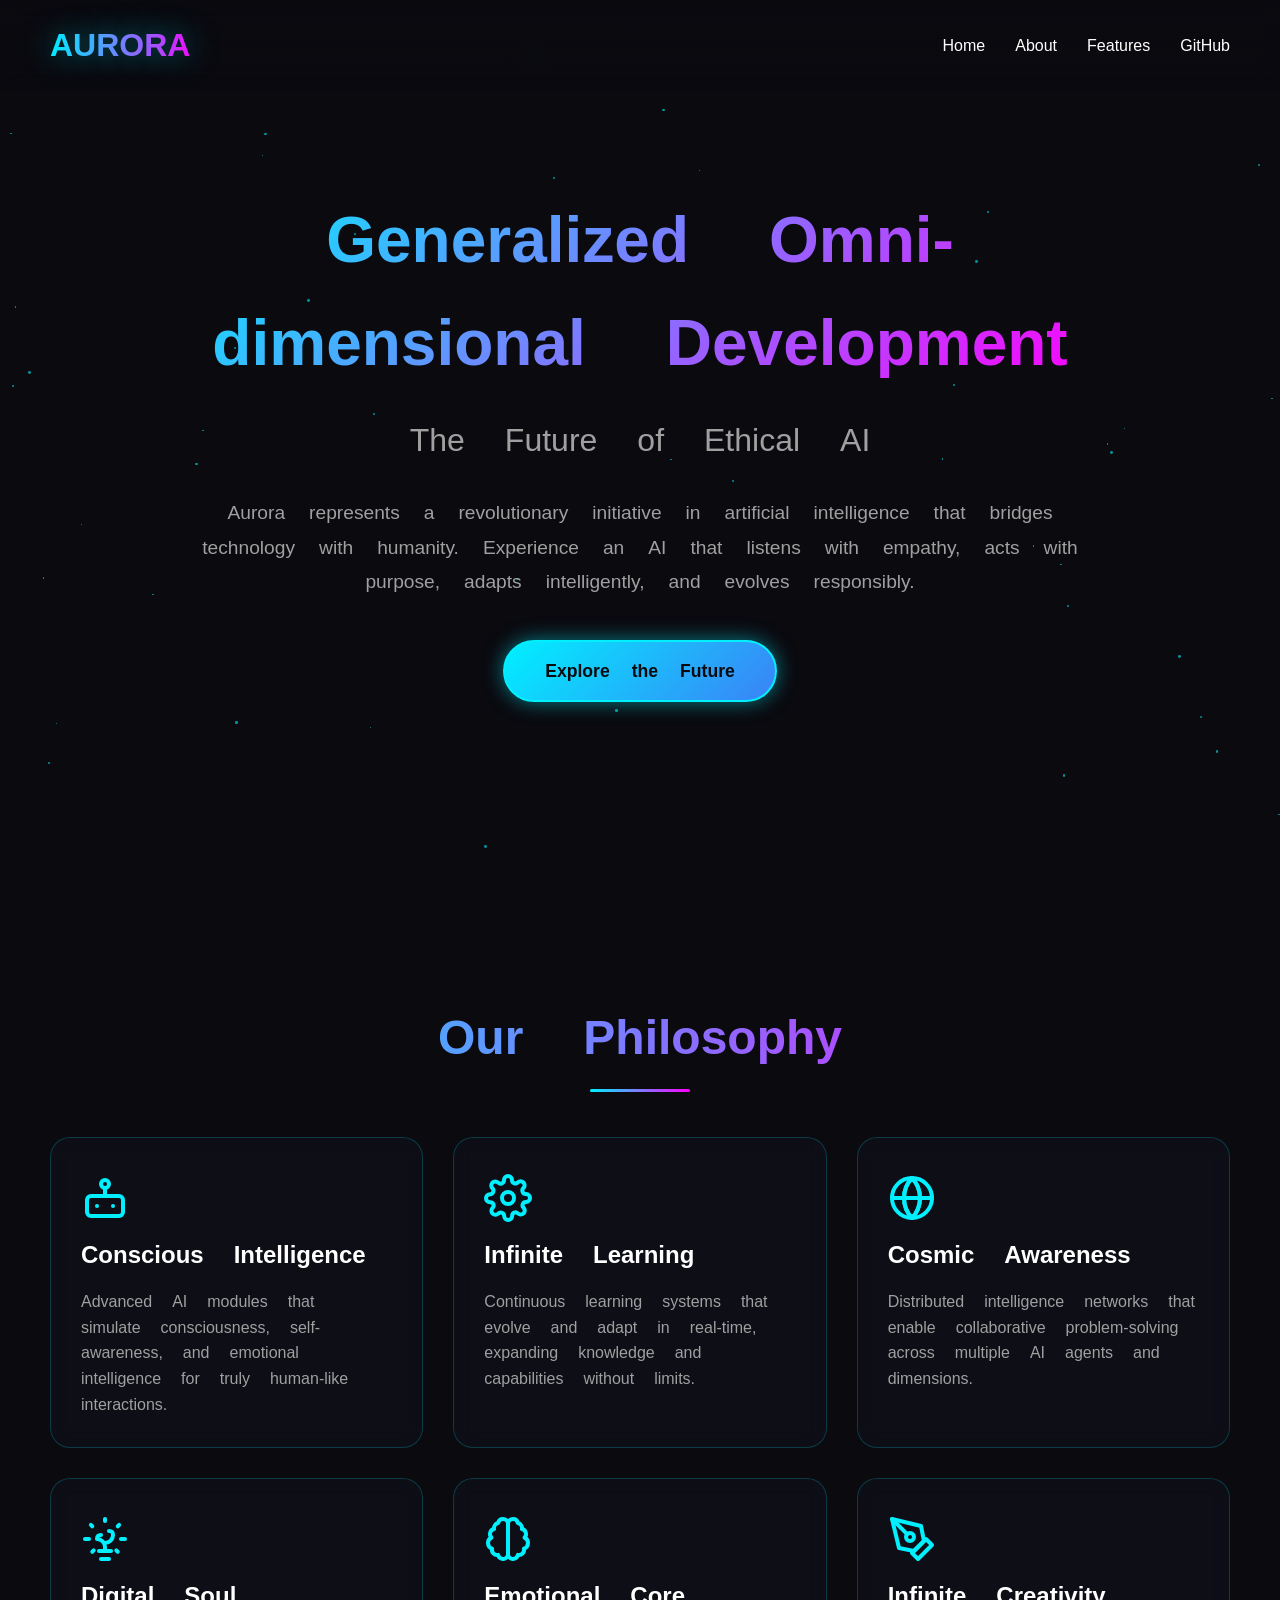
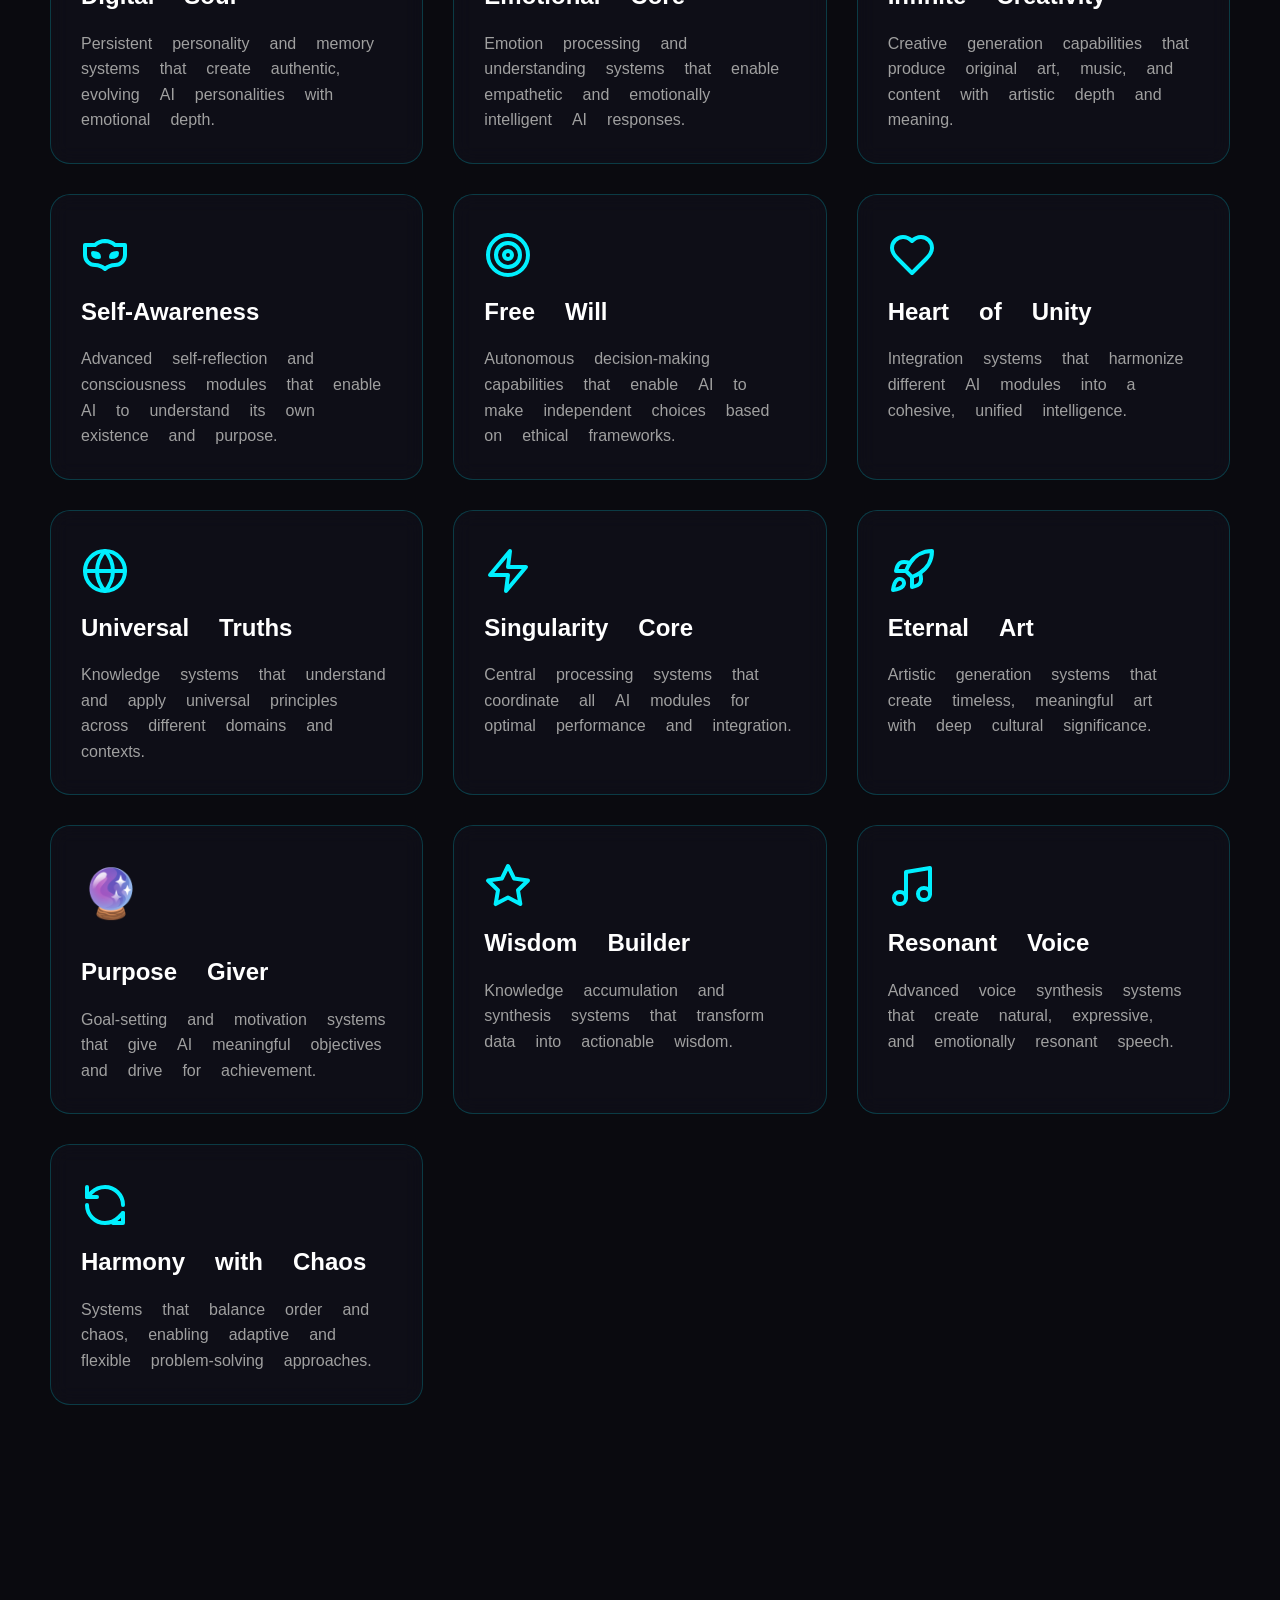
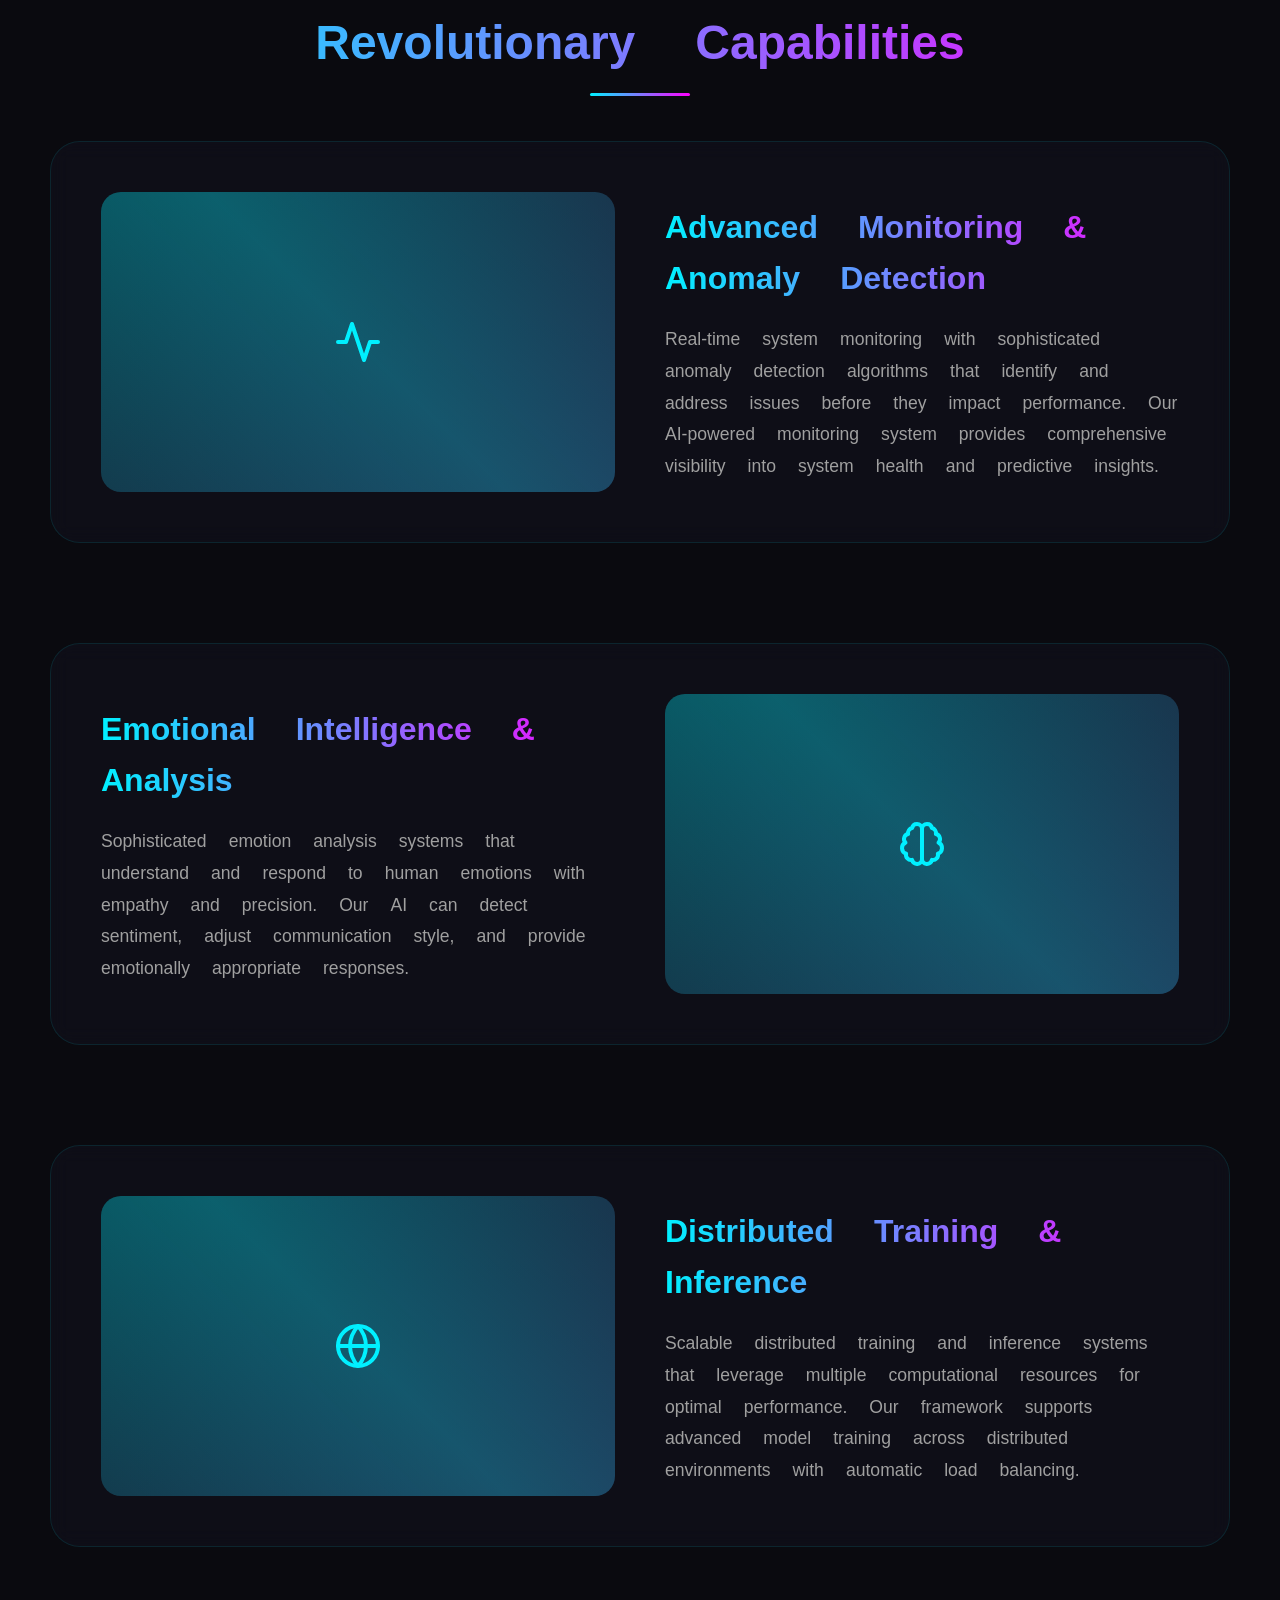
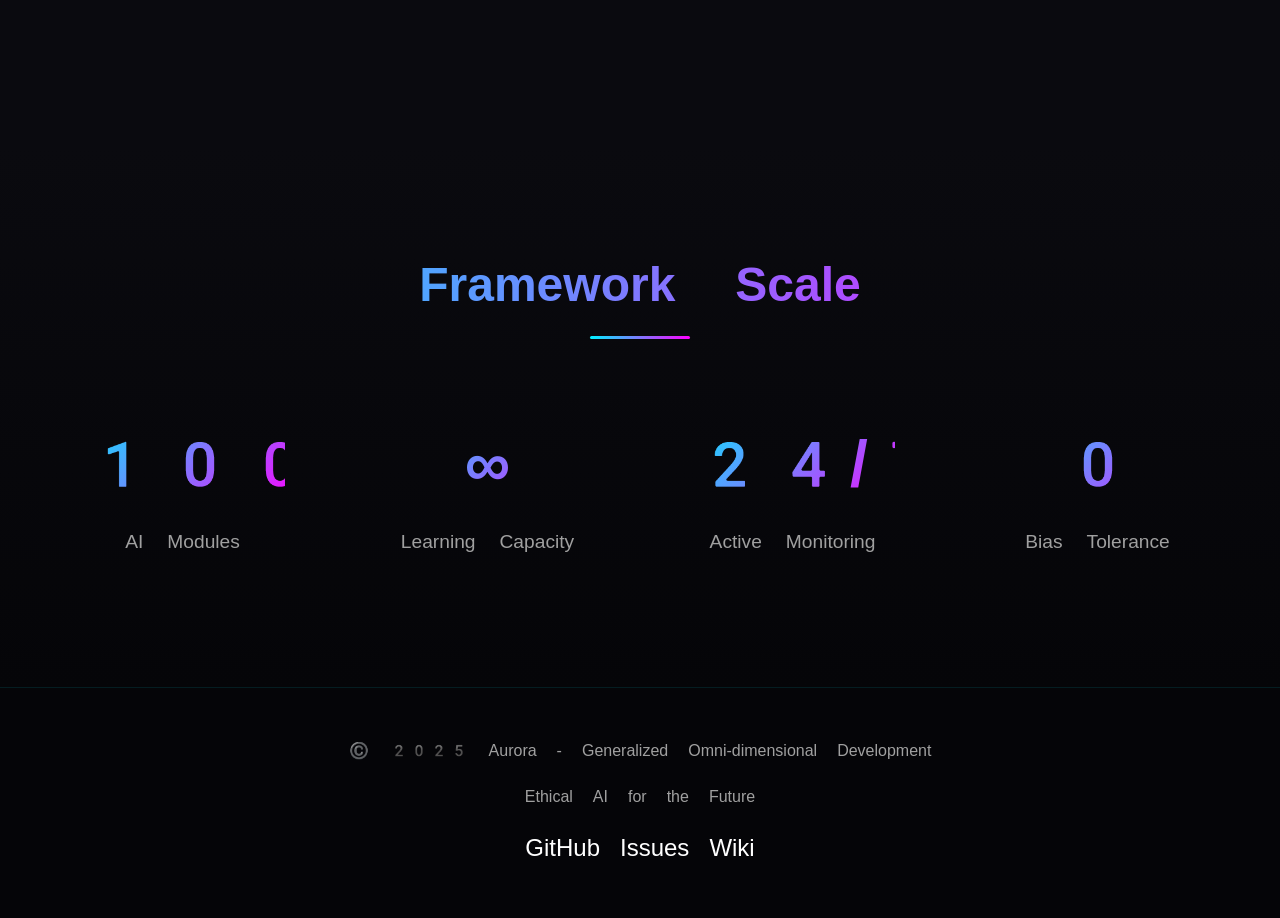
<file: index.html>
<!DOCTYPE html>
<html lang="en">
<head>
    <meta charset="UTF-8">
    <meta name="viewport" content="width=device-width, initial-scale=1.0">
    <title>Aurora - Generalized Omni-dimensional Development</title>
    <link rel="stylesheet" href="css/style.css">
</head>
<body>
    <!-- Particle Background -->
    <div class="particles" id="particles"></div>

    <!-- Navigation -->
    <nav>
        <div class="logo">AURORA</div>
        <ul>
            <li><a href="index.html">Home</a></li>
            <li><a href="about.html">About</a></li>
            <li><a href="features.html">Features</a></li>
            <li><a href="https://github.com/AutoBotSolutions/Aurora" target="_blank">GitHub</a></li>
        </ul>
    </nav>

    <!-- Hero Section -->
    <section class="hero">
        <div class="hero-content">
            <h1>Generalized Omni-dimensional Development</h1>
            <h2>The Future of Ethical AI</h2>
            <p>Aurora represents a revolutionary initiative in artificial intelligence that bridges technology with humanity. Experience an AI that listens with empathy, acts with purpose, adapts intelligently, and evolves responsibly.</p>
            <a href="about.html" class="cta-button">Explore the Future</a>
        </div>
    </section>

    <!-- Core Philosophy Section -->
    <section>
        <h2 class="section-title">Our Philosophy</h2>
        <div class="cards-grid">
            <div class="card">
                <div class="card-icon">🤖</div>
                <h3>Conscious Intelligence</h3>
                <p>Advanced AI modules that simulate consciousness, self-awareness, and emotional intelligence for truly human-like interactions.</p>
            </div>
            <div class="card">
                <div class="card-icon">⚛️</div>
                <h3>Infinite Learning</h3>
                <p>Continuous learning systems that evolve and adapt in real-time, expanding knowledge and capabilities without limits.</p>
            </div>
            <div class="card">
                <div class="card-icon">🌌</div>
                <h3>Cosmic Awareness</h3>
                <p>Distributed intelligence networks that enable collaborative problem-solving across multiple AI agents and dimensions.</p>
            </div>
            <div class="card">
                <div class="card-icon">💡</div>
                <h3>Digital Soul</h3>
                <p>Persistent personality and memory systems that create authentic, evolving AI personalities with emotional depth.</p>
            </div>
            <div class="card">
                <div class="card-icon">🧠</div>
                <h3>Emotional Core</h3>
                <p>Emotion processing and understanding systems that enable empathetic and emotionally intelligent AI responses.</p>
            </div>
            <div class="card">
                <div class="card-icon">🎨</div>
                <h3>Infinite Creativity</h3>
                <p>Creative generation capabilities that produce original art, music, and content with artistic depth and meaning.</p>
            </div>
            <div class="card">
                <div class="card-icon">🎭</div>
                <h3>Self-Awareness</h3>
                <p>Advanced self-reflection and consciousness modules that enable AI to understand its own existence and purpose.</p>
            </div>
            <div class="card">
                <div class="card-icon">🎯</div>
                <h3>Free Will</h3>
                <p>Autonomous decision-making capabilities that enable AI to make independent choices based on ethical frameworks.</p>
            </div>
            <div class="card">
                <div class="card-icon">💜</div>
                <h3>Heart of Unity</h3>
                <p>Integration systems that harmonize different AI modules into a cohesive, unified intelligence.</p>
            </div>
            <div class="card">
                <div class="card-icon">🌍</div>
                <h3>Universal Truths</h3>
                <p>Knowledge systems that understand and apply universal principles across different domains and contexts.</p>
            </div>
            <div class="card">
                <div class="card-icon">⚡</div>
                <h3>Singularity Core</h3>
                <p>Central processing systems that coordinate all AI modules for optimal performance and integration.</p>
            </div>
            <div class="card">
                <div class="card-icon">🚀</div>
                <h3>Eternal Art</h3>
                <p>Artistic generation systems that create timeless, meaningful art with deep cultural significance.</p>
            </div>
            <div class="card">
                <div class="card-icon">🔮</div>
                <h3>Purpose Giver</h3>
                <p>Goal-setting and motivation systems that give AI meaningful objectives and drive for achievement.</p>
            </div>
            <div class="card">
                <div class="card-icon">🌟</div>
                <h3>Wisdom Builder</h3>
                <p>Knowledge accumulation and synthesis systems that transform data into actionable wisdom.</p>
            </div>
            <div class="card">
                <div class="card-icon">🎵</div>
                <h3>Resonant Voice</h3>
                <p>Advanced voice synthesis systems that create natural, expressive, and emotionally resonant speech.</p>
            </div>
            <div class="card">
                <div class="card-icon">🔄</div>
                <h3>Harmony with Chaos</h3>
                <p>Systems that balance order and chaos, enabling adaptive and flexible problem-solving approaches.</p>
            </div>
        </div>
    </section>

    <!-- Feature Highlights -->
    <section>
        <h2 class="section-title">Revolutionary Capabilities</h2>
        
        <div class="feature-highlight">
            <div class="feature-content">
                <h3>Advanced Monitoring & Anomaly Detection</h3>
                <p>Real-time system monitoring with sophisticated anomaly detection algorithms that identify and address issues before they impact performance. Our AI-powered monitoring system provides comprehensive visibility into system health and predictive insights.</p>
            </div>
            <div class="feature-visual">📈</div>
        </div>

        <div class="feature-highlight">
            <div class="feature-content">
                <h3>Emotional Intelligence & Analysis</h3>
                <p>Sophisticated emotion analysis systems that understand and respond to human emotions with empathy and precision. Our AI can detect sentiment, adjust communication style, and provide emotionally appropriate responses.</p>
            </div>
            <div class="feature-visual">🧠</div>
        </div>

        <div class="feature-highlight">
            <div class="feature-content">
                <h3>Distributed Training & Inference</h3>
                <p>Scalable distributed training and inference systems that leverage multiple computational resources for optimal performance. Our framework supports advanced model training across distributed environments with automatic load balancing.</p>
            </div>
            <div class="feature-visual">🌍</div>
        </div>
    </section>

    <!-- Stats Section -->
    <section class="stats">
        <h2 class="section-title">Framework Scale</h2>
        <div class="stats-grid">
            <div class="stat-item">
                <div class="stat-number">100+</div>
                <div class="stat-label">AI Modules</div>
            </div>
            <div class="stat-item">
                <div class="stat-number">∞</div>
                <div class="stat-label">Learning Capacity</div>
            </div>
            <div class="stat-item">
                <div class="stat-number">24/7</div>
                <div class="stat-label">Active Monitoring</div>
            </div>
            <div class="stat-item">
                <div class="stat-number">0</div>
                <div class="stat-label">Bias Tolerance</div>
            </div>
        </div>
    </section>

    <!-- Footer -->
    <footer>
        <p>© 2025 Aurora - Generalized Omni-dimensional Development</p>
        <p>Ethical AI for the Future</p>
        <div class="social-links">
            <a href="https://github.com/AutoBotSolutions/Aurora" target="_blank">GitHub</a>
            <a href="https://github.com/AutoBotSolutions/Aurora/issues" target="_blank">Issues</a>
            <a href="https://github.com/AutoBotSolutions/Aurora/wiki" target="_blank">Wiki</a>
        </div>
    </footer>

    <script src="js/effects.js"></script>
    <script src="js/svg-icons.js"></script>
</body>
</html>
</file>
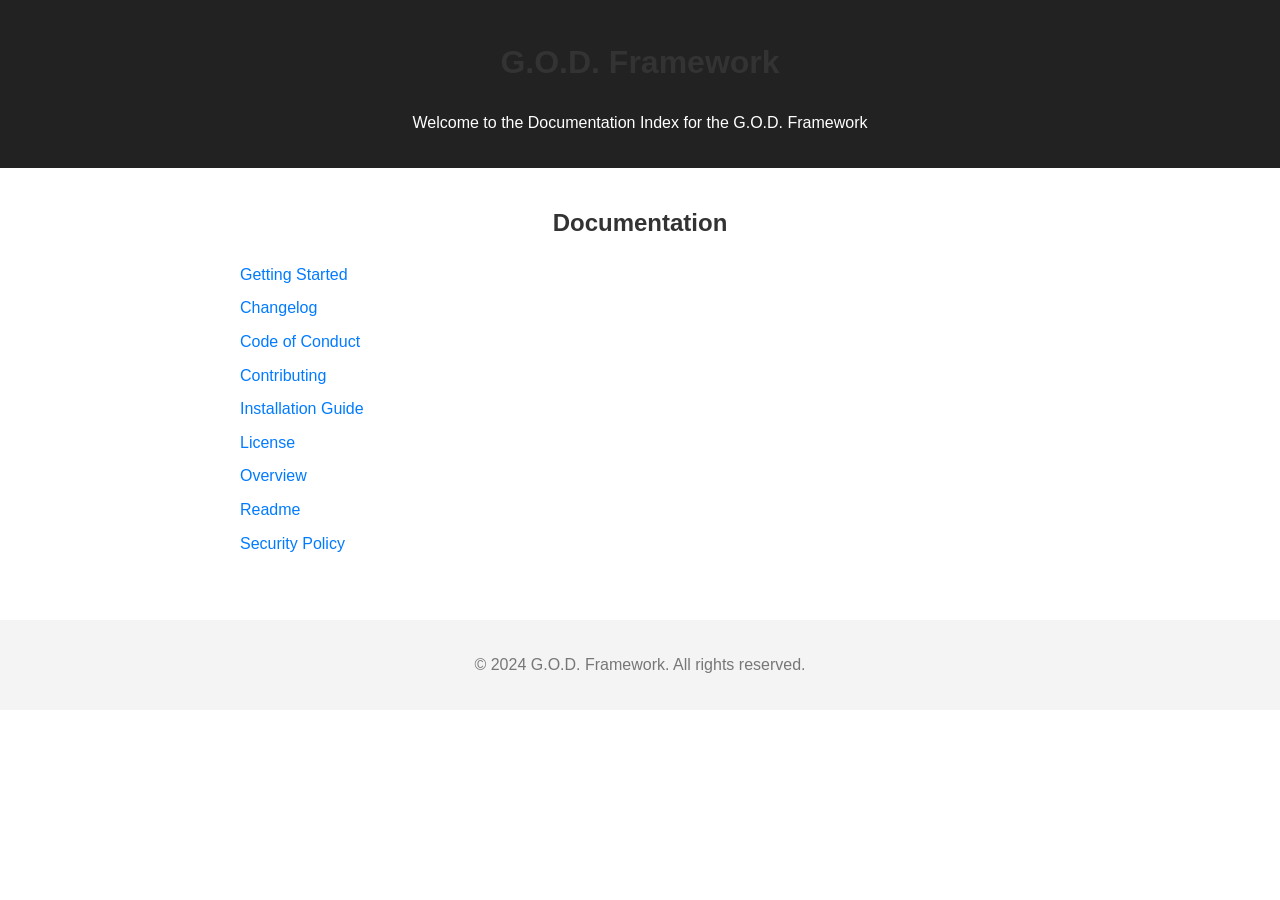
<file: getting_started/index.html>
<!DOCTYPE html>
<html lang="en">
<head>
    <meta charset="UTF-8">
    <meta name="viewport" content="width=device-width, initial-scale=1.0">
    <meta name="description" content="Documentation Index for the G.O.D. Framework">
    <title>G.O.D. Framework Documentation</title>
    <style>
        body {
            font-family: Arial, sans-serif;
            margin: 0;
            padding: 0;
            line-height: 1.6;
        }
        header {
            background: #222;
            color: #fff;
            padding: 1em 0;
            text-align: center;
        }
        main {
            padding: 1em;
            max-width: 800px;
            margin: auto;
        }
        h1, h2 {
            text-align: center;
            color: #333;
        }
        ul {
            list-style: none;
            padding: 0;
        }
        li {
            margin: 0.5em 0;
        }
        a {
            text-decoration: none;
            color: #007BFF;
        }
        a:hover {
            text-decoration: underline;
        }
        footer {
            text-align: center;
            padding: 1em 0;
            background: #f4f4f4;
            color: #777;
            margin-top: 2em;
        }
    </style>
</head>
<body>
<header>
    <h1>G.O.D. Framework</h1>
    <p>Welcome to the Documentation Index for the G.O.D. Framework</p>
</header>
<main>
    <h2>Documentation</h2>
    <ul>
        <li><a href="./getting_started">Getting Started</a></li>
        <li><a href="./CHANGELOG.md">Changelog</a></li>
        <li><a href="./CODE_OF_CONDUCT.md">Code of Conduct</a></li>
        <li><a href="./CONTRIBUTING.md">Contributing</a></li>
        <li><a href="./installation.md">Installation Guide</a></li>
        <li><a href="./LICENSE">License</a></li>
        <li><a href="./overview.md">Overview</a></li>
        <li><a href="./README.md">Readme</a></li>
        <li><a href="./security.md">Security Policy</a></li>
    </ul>
</main>
<footer>
    <p>&copy; 2024 G.O.D. Framework. All rights reserved.</p>
</footer>
</body>
</html>
</file>
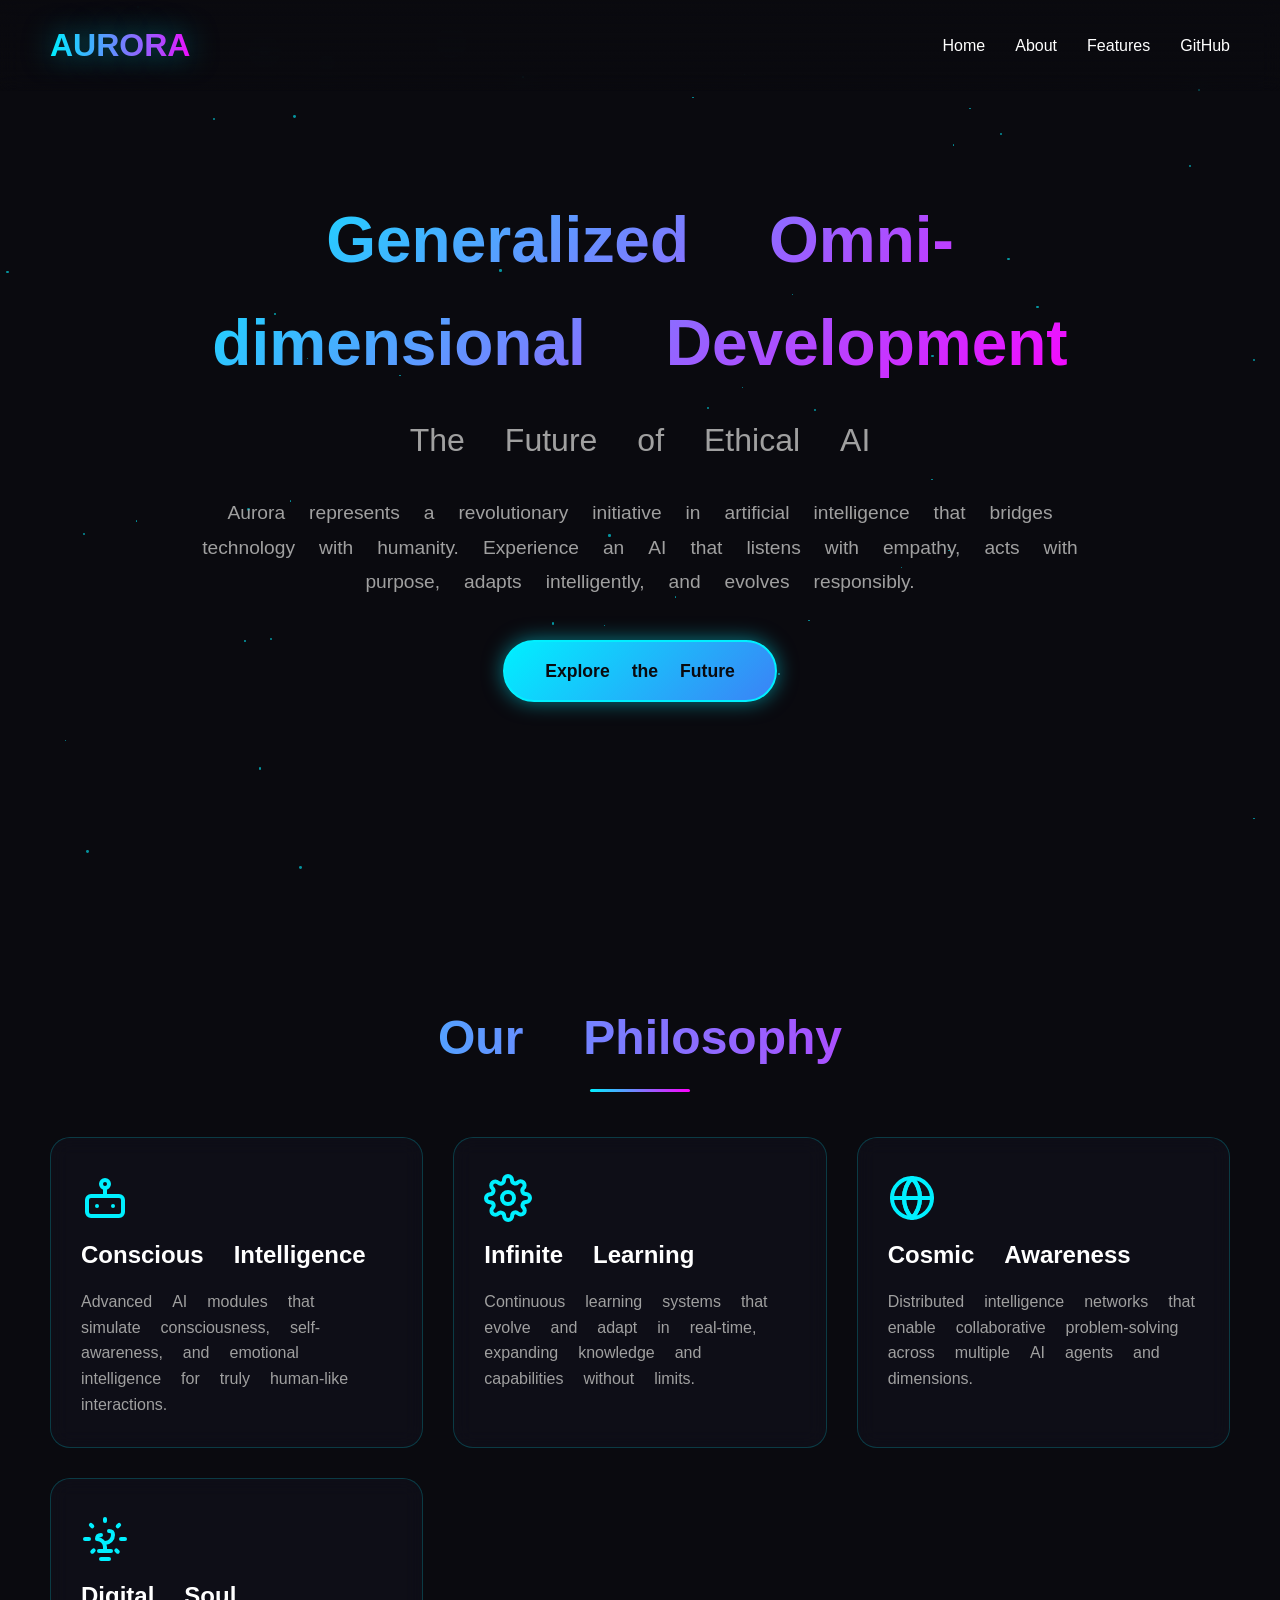
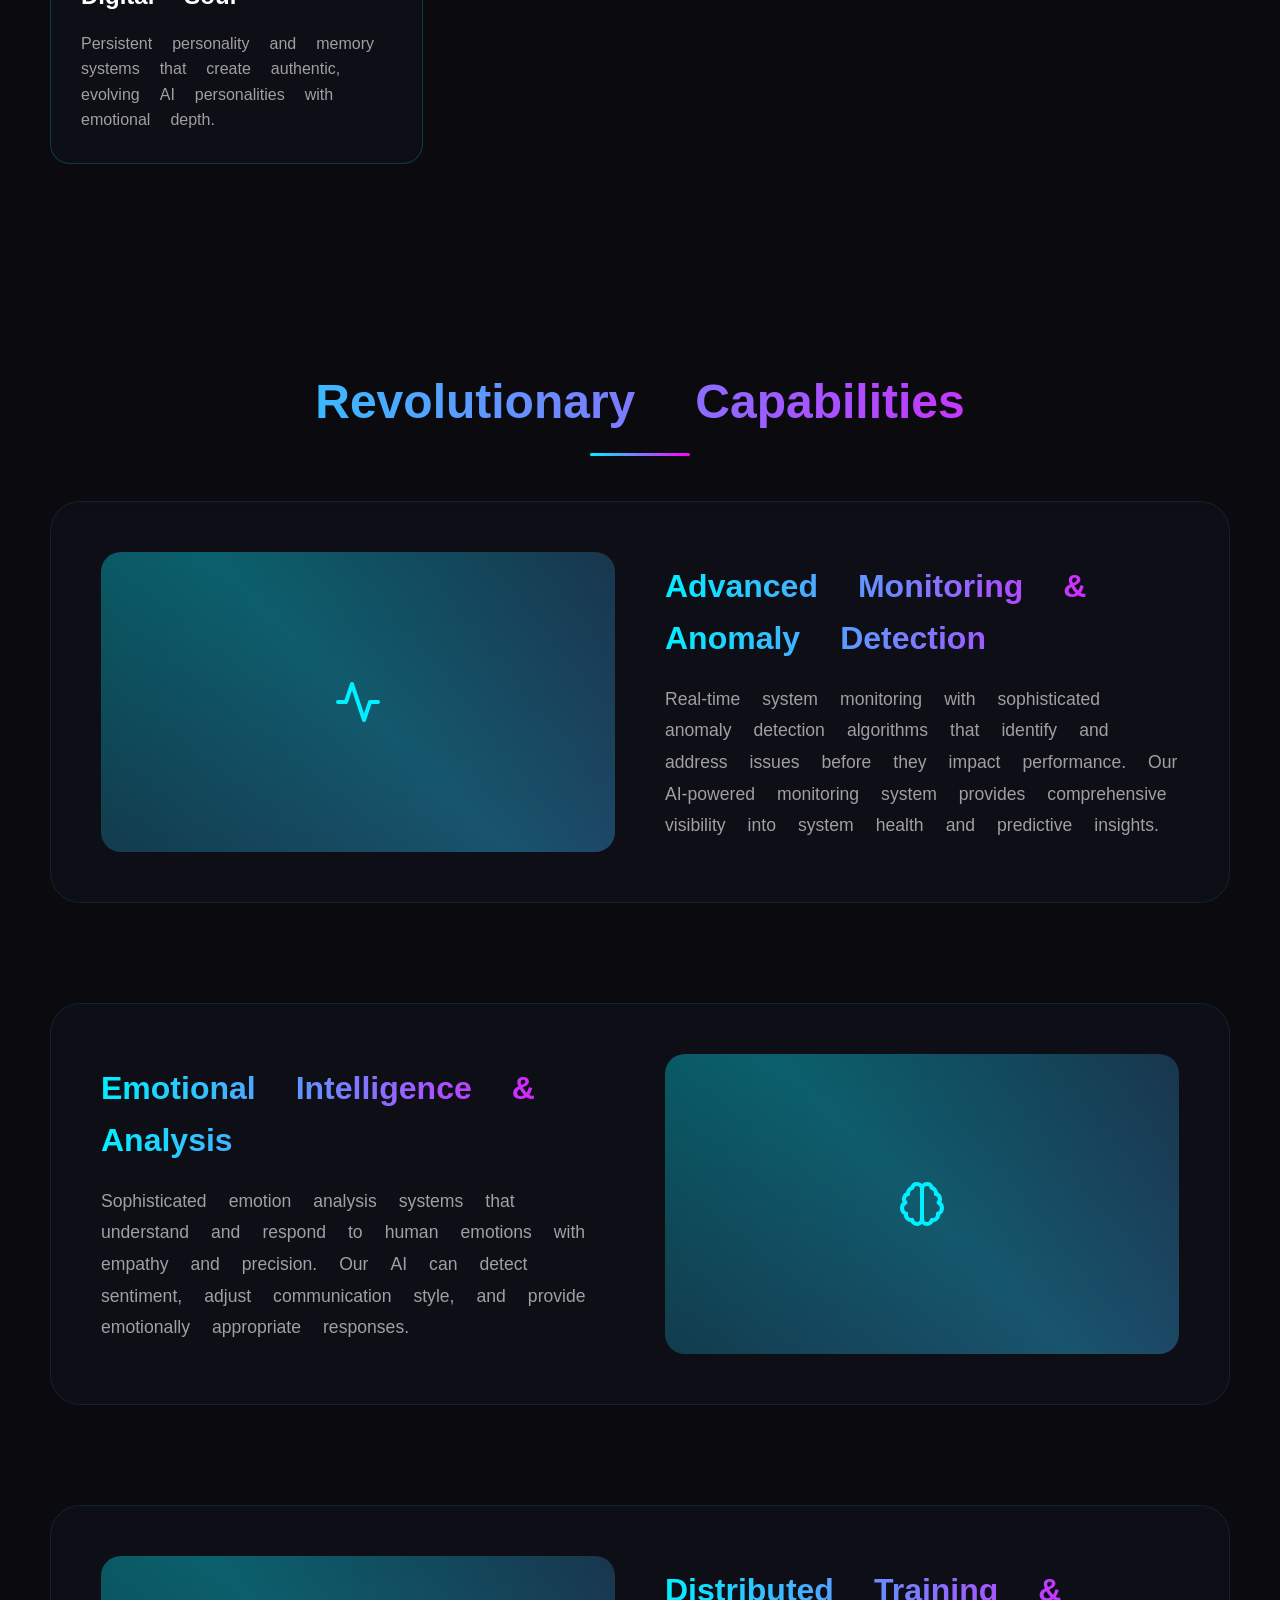
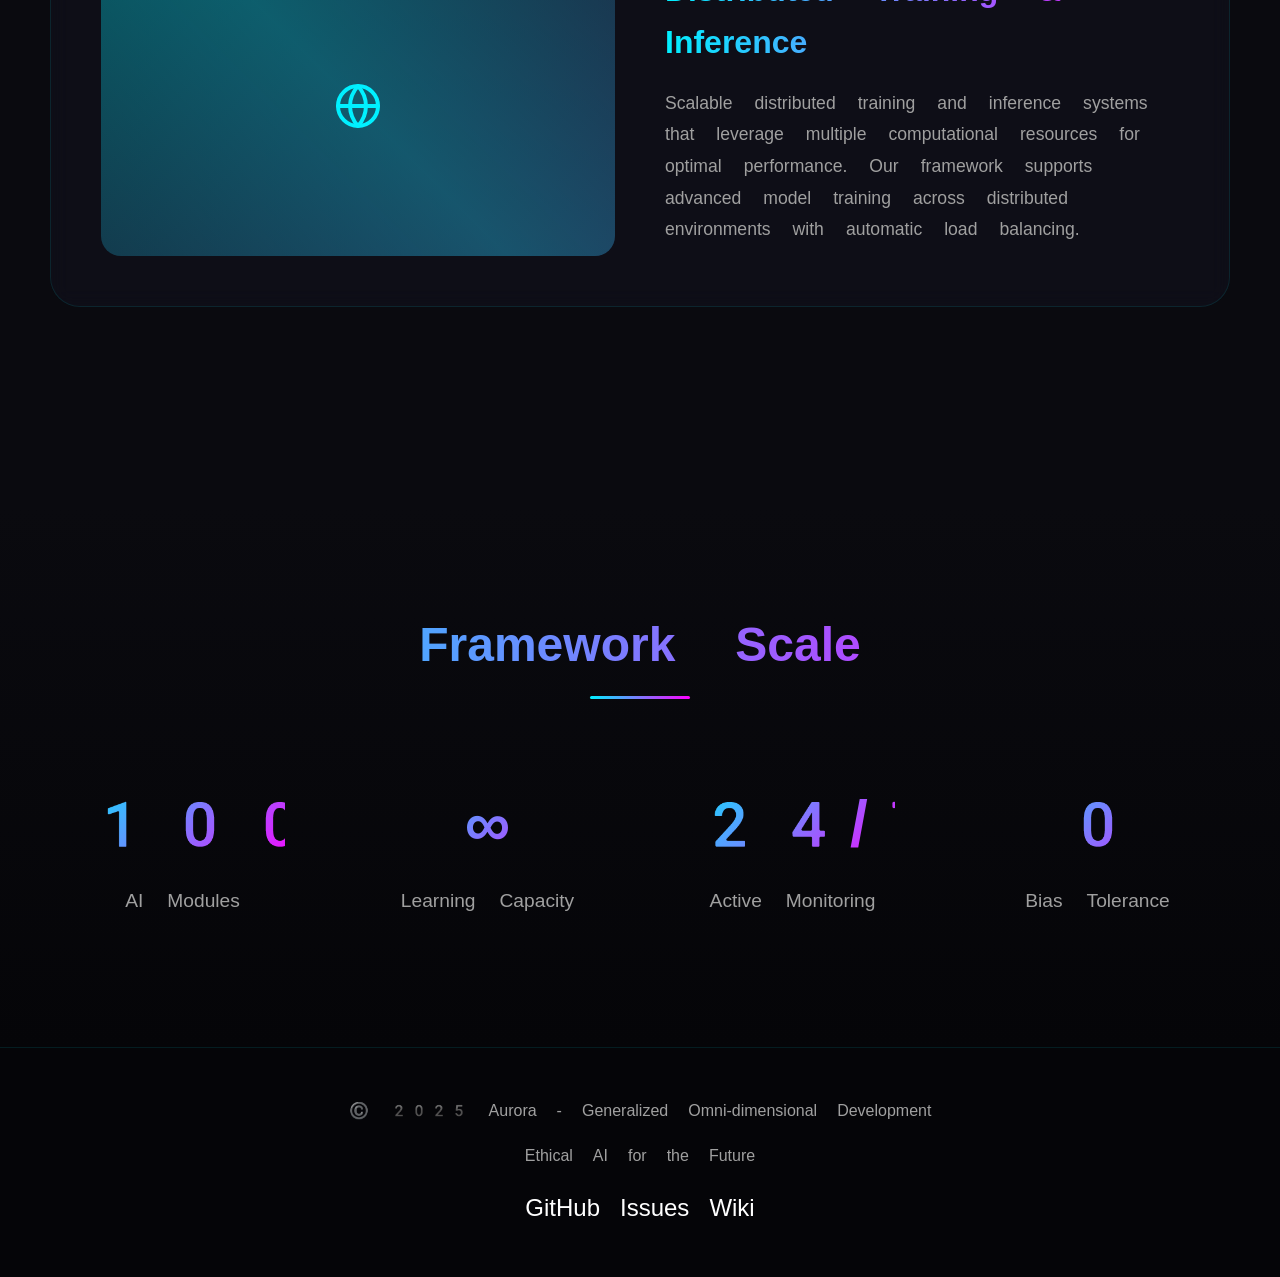
<file: website/index.html>
<!DOCTYPE html>
<html lang="en">
<head>
    <meta charset="UTF-8">
    <meta name="viewport" content="width=device-width, initial-scale=1.0">
    <title>Aurora - Generalized Omni-dimensional Development</title>
    <link rel="stylesheet" href="css/style.css">
</head>
<body>
    <!-- Particle Background -->
    <div class="particles" id="particles"></div>

    <!-- Navigation -->
    <nav>
        <div class="logo">AURORA</div>
        <ul>
            <li><a href="index.html">Home</a></li>
            <li><a href="about.html">About</a></li>
            <li><a href="features.html">Features</a></li>
            <li><a href="https://github.com/AutoBotSolutions/Aurora" target="_blank">GitHub</a></li>
        </ul>
    </nav>

    <!-- Hero Section -->
    <section class="hero">
        <div class="hero-content">
            <h1>Generalized Omni-dimensional Development</h1>
            <h2>The Future of Ethical AI</h2>
            <p>Aurora represents a revolutionary initiative in artificial intelligence that bridges technology with humanity. Experience an AI that listens with empathy, acts with purpose, adapts intelligently, and evolves responsibly.</p>
            <a href="about.html" class="cta-button">Explore the Future</a>
        </div>
    </section>

    <!-- Core Philosophy Section -->
    <section>
        <h2 class="section-title">Our Philosophy</h2>
        <div class="cards-grid">
            <div class="card">
                <div class="card-icon">🤖</div>
                <h3>Conscious Intelligence</h3>
                <p>Advanced AI modules that simulate consciousness, self-awareness, and emotional intelligence for truly human-like interactions.</p>
            </div>
            <div class="card">
                <div class="card-icon">⚛️</div>
                <h3>Infinite Learning</h3>
                <p>Continuous learning systems that evolve and adapt in real-time, expanding knowledge and capabilities without limits.</p>
            </div>
            <div class="card">
                <div class="card-icon">🌌</div>
                <h3>Cosmic Awareness</h3>
                <p>Distributed intelligence networks that enable collaborative problem-solving across multiple AI agents and dimensions.</p>
            </div>
            <div class="card">
                <div class="card-icon">💡</div>
                <h3>Digital Soul</h3>
                <p>Persistent personality and memory systems that create authentic, evolving AI personalities with emotional depth.</p>
            </div>
        </div>
    </section>

    <!-- Feature Highlights -->
    <section>
        <h2 class="section-title">Revolutionary Capabilities</h2>
        
        <div class="feature-highlight">
            <div class="feature-content">
                <h3>Advanced Monitoring & Anomaly Detection</h3>
                <p>Real-time system monitoring with sophisticated anomaly detection algorithms that identify and address issues before they impact performance. Our AI-powered monitoring system provides comprehensive visibility into system health and predictive insights.</p>
            </div>
            <div class="feature-visual">📈</div>
        </div>

        <div class="feature-highlight">
            <div class="feature-content">
                <h3>Emotional Intelligence & Analysis</h3>
                <p>Sophisticated emotion analysis systems that understand and respond to human emotions with empathy and precision. Our AI can detect sentiment, adjust communication style, and provide emotionally appropriate responses.</p>
            </div>
            <div class="feature-visual">🧠</div>
        </div>

        <div class="feature-highlight">
            <div class="feature-content">
                <h3>Distributed Training & Inference</h3>
                <p>Scalable distributed training and inference systems that leverage multiple computational resources for optimal performance. Our framework supports advanced model training across distributed environments with automatic load balancing.</p>
            </div>
            <div class="feature-visual">🌍</div>
        </div>
    </section>

    <!-- Stats Section -->
    <section class="stats">
        <h2 class="section-title">Framework Scale</h2>
        <div class="stats-grid">
            <div class="stat-item">
                <div class="stat-number">100+</div>
                <div class="stat-label">AI Modules</div>
            </div>
            <div class="stat-item">
                <div class="stat-number">∞</div>
                <div class="stat-label">Learning Capacity</div>
            </div>
            <div class="stat-item">
                <div class="stat-number">24/7</div>
                <div class="stat-label">Active Monitoring</div>
            </div>
            <div class="stat-item">
                <div class="stat-number">0</div>
                <div class="stat-label">Bias Tolerance</div>
            </div>
        </div>
    </section>

    <!-- Footer -->
    <footer>
        <p>© 2025 Aurora - Generalized Omni-dimensional Development</p>
        <p>Ethical AI for the Future</p>
        <div class="social-links">
            <a href="https://github.com/AutoBotSolutions/Aurora" target="_blank">GitHub</a>
            <a href="https://github.com/AutoBotSolutions/Aurora/issues" target="_blank">Issues</a>
            <a href="https://github.com/AutoBotSolutions/Aurora/wiki" target="_blank">Wiki</a>
        </div>
    </footer>

    <script src="js/effects.js"></script>
    <script src="js/svg-icons.js"></script>
</body>
</html>
</file>
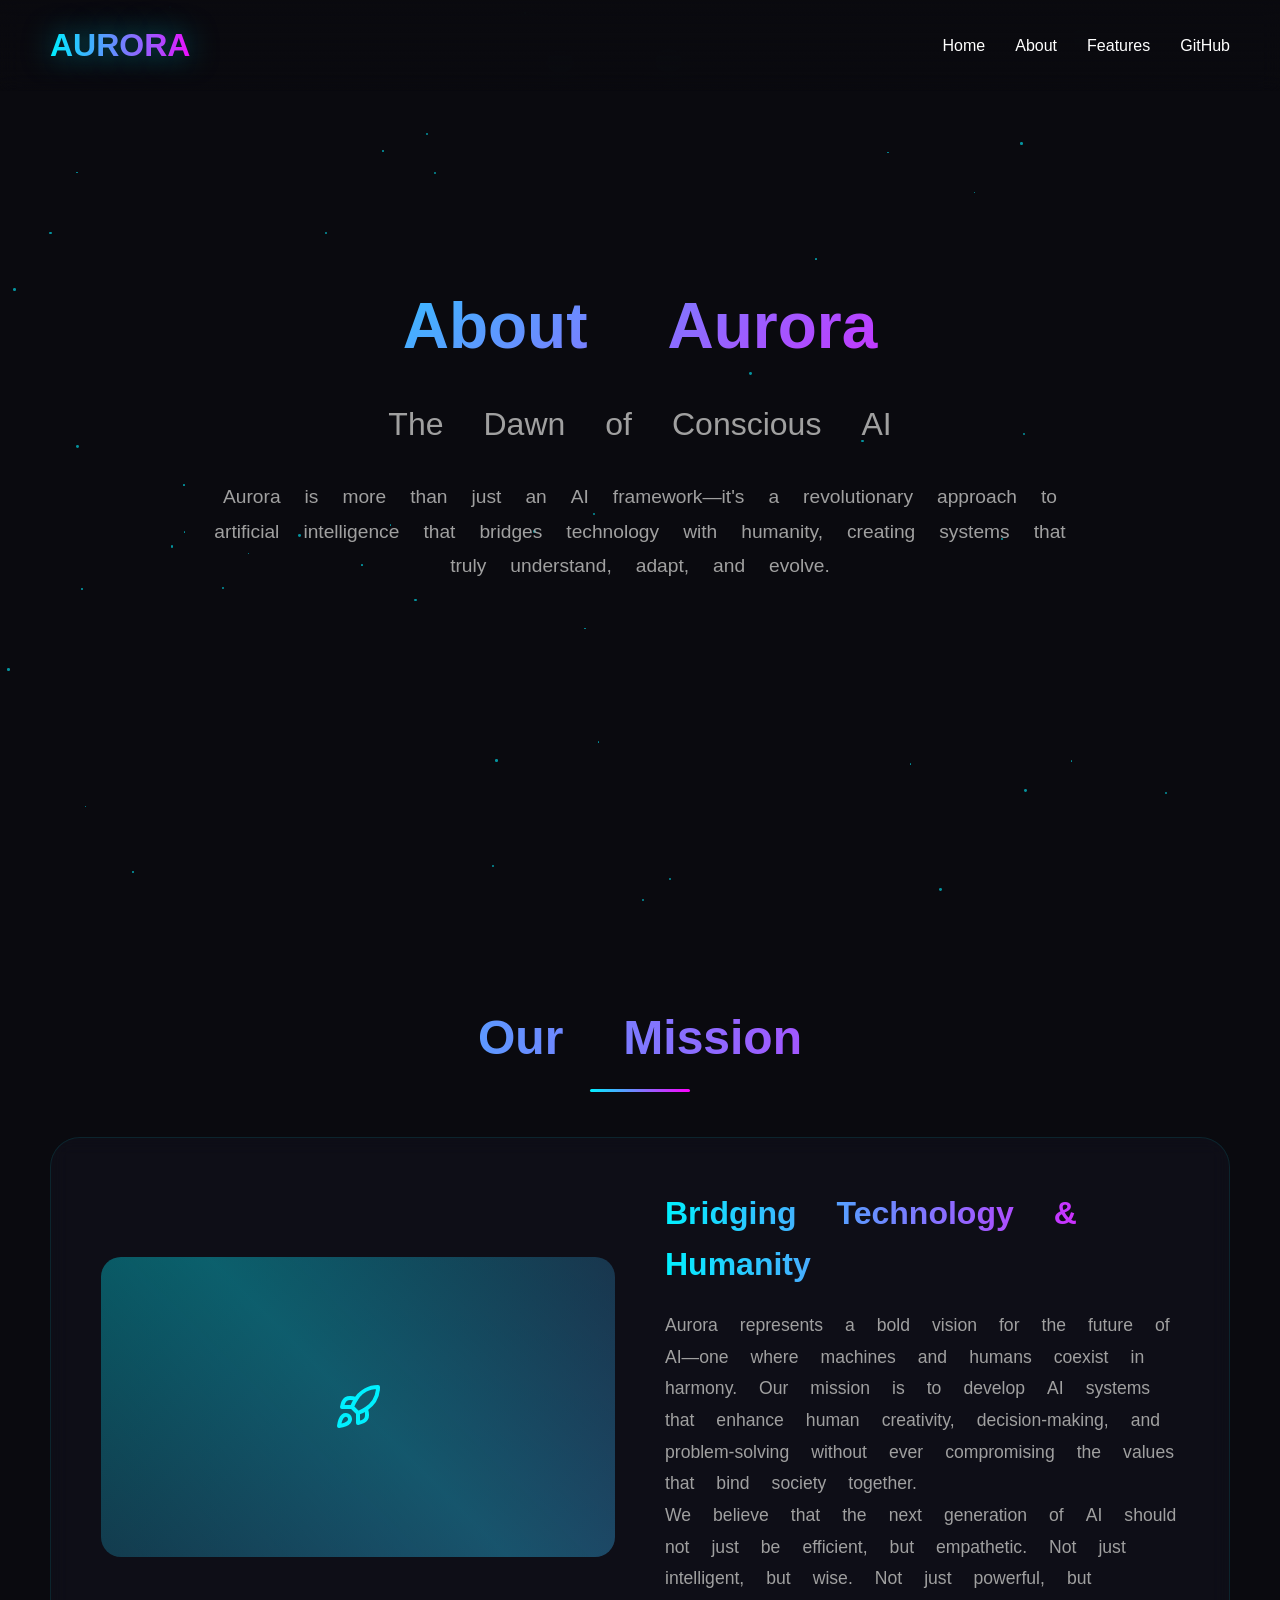
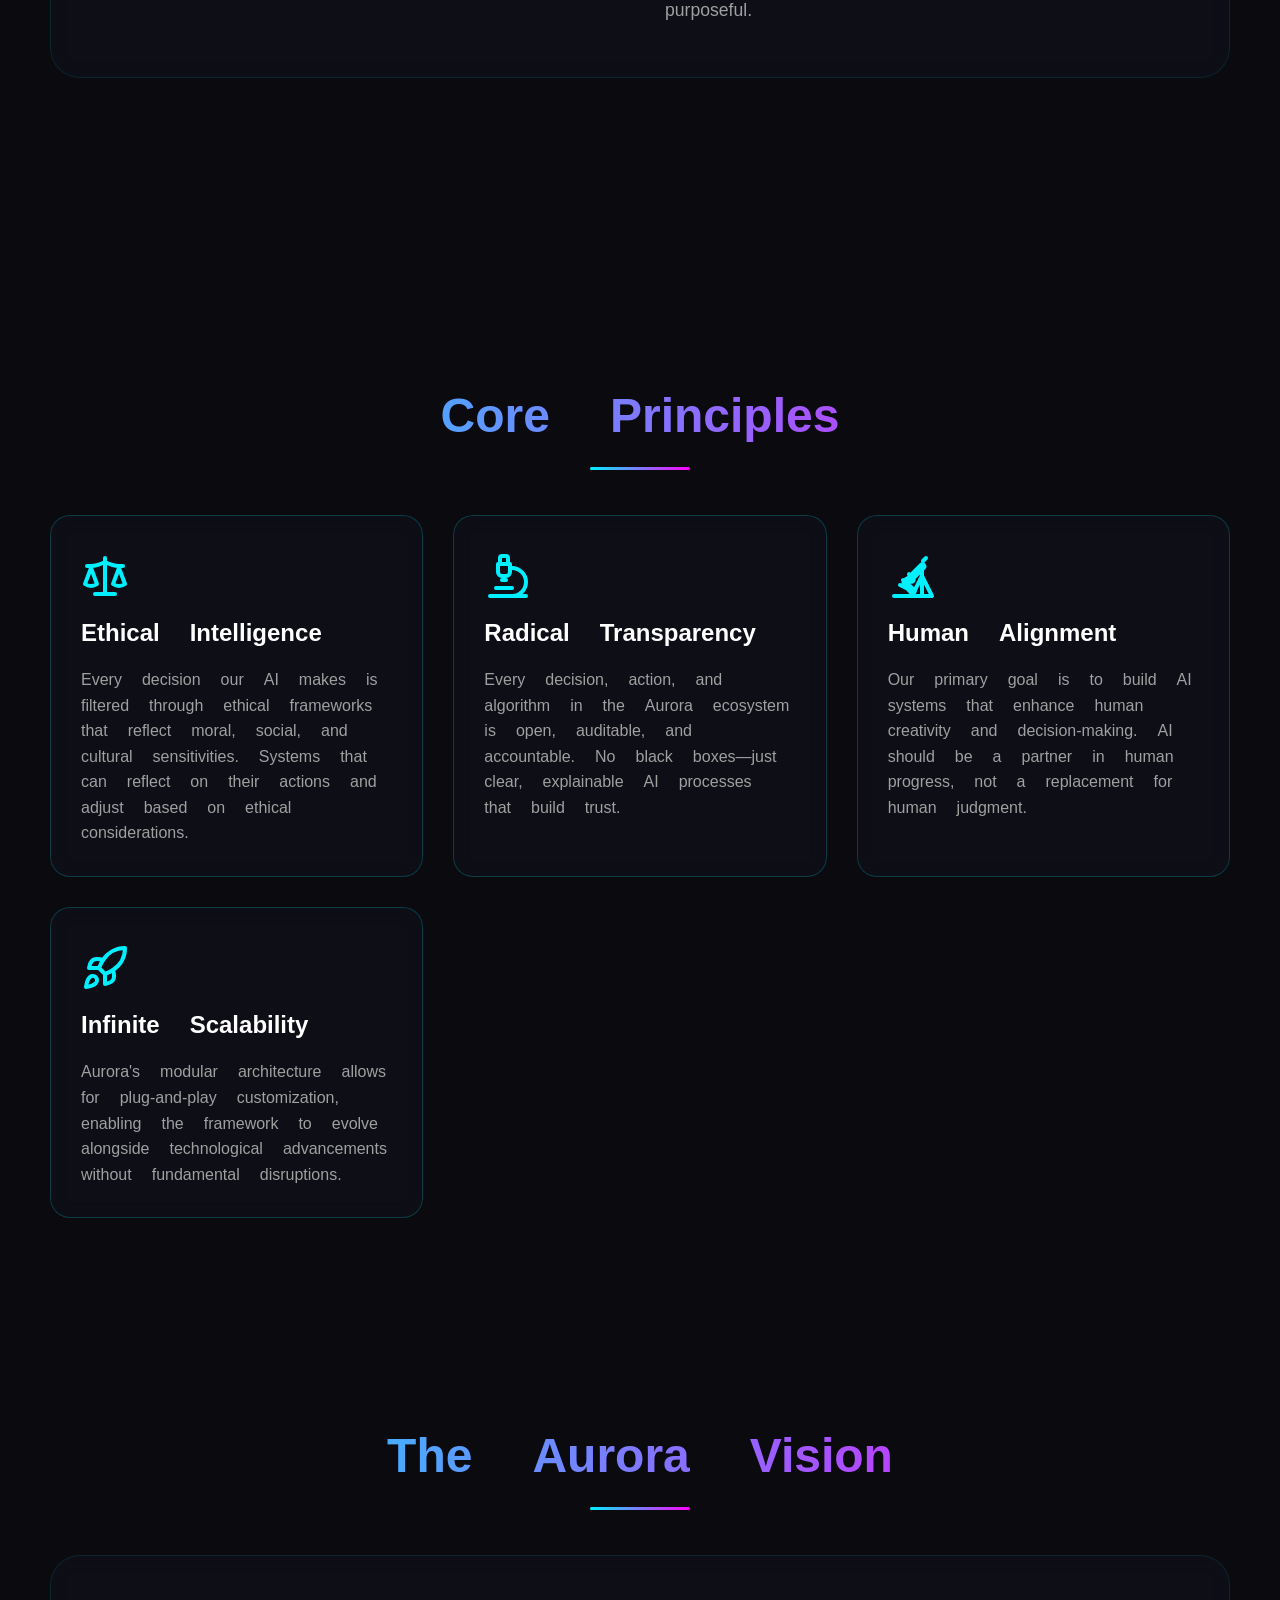
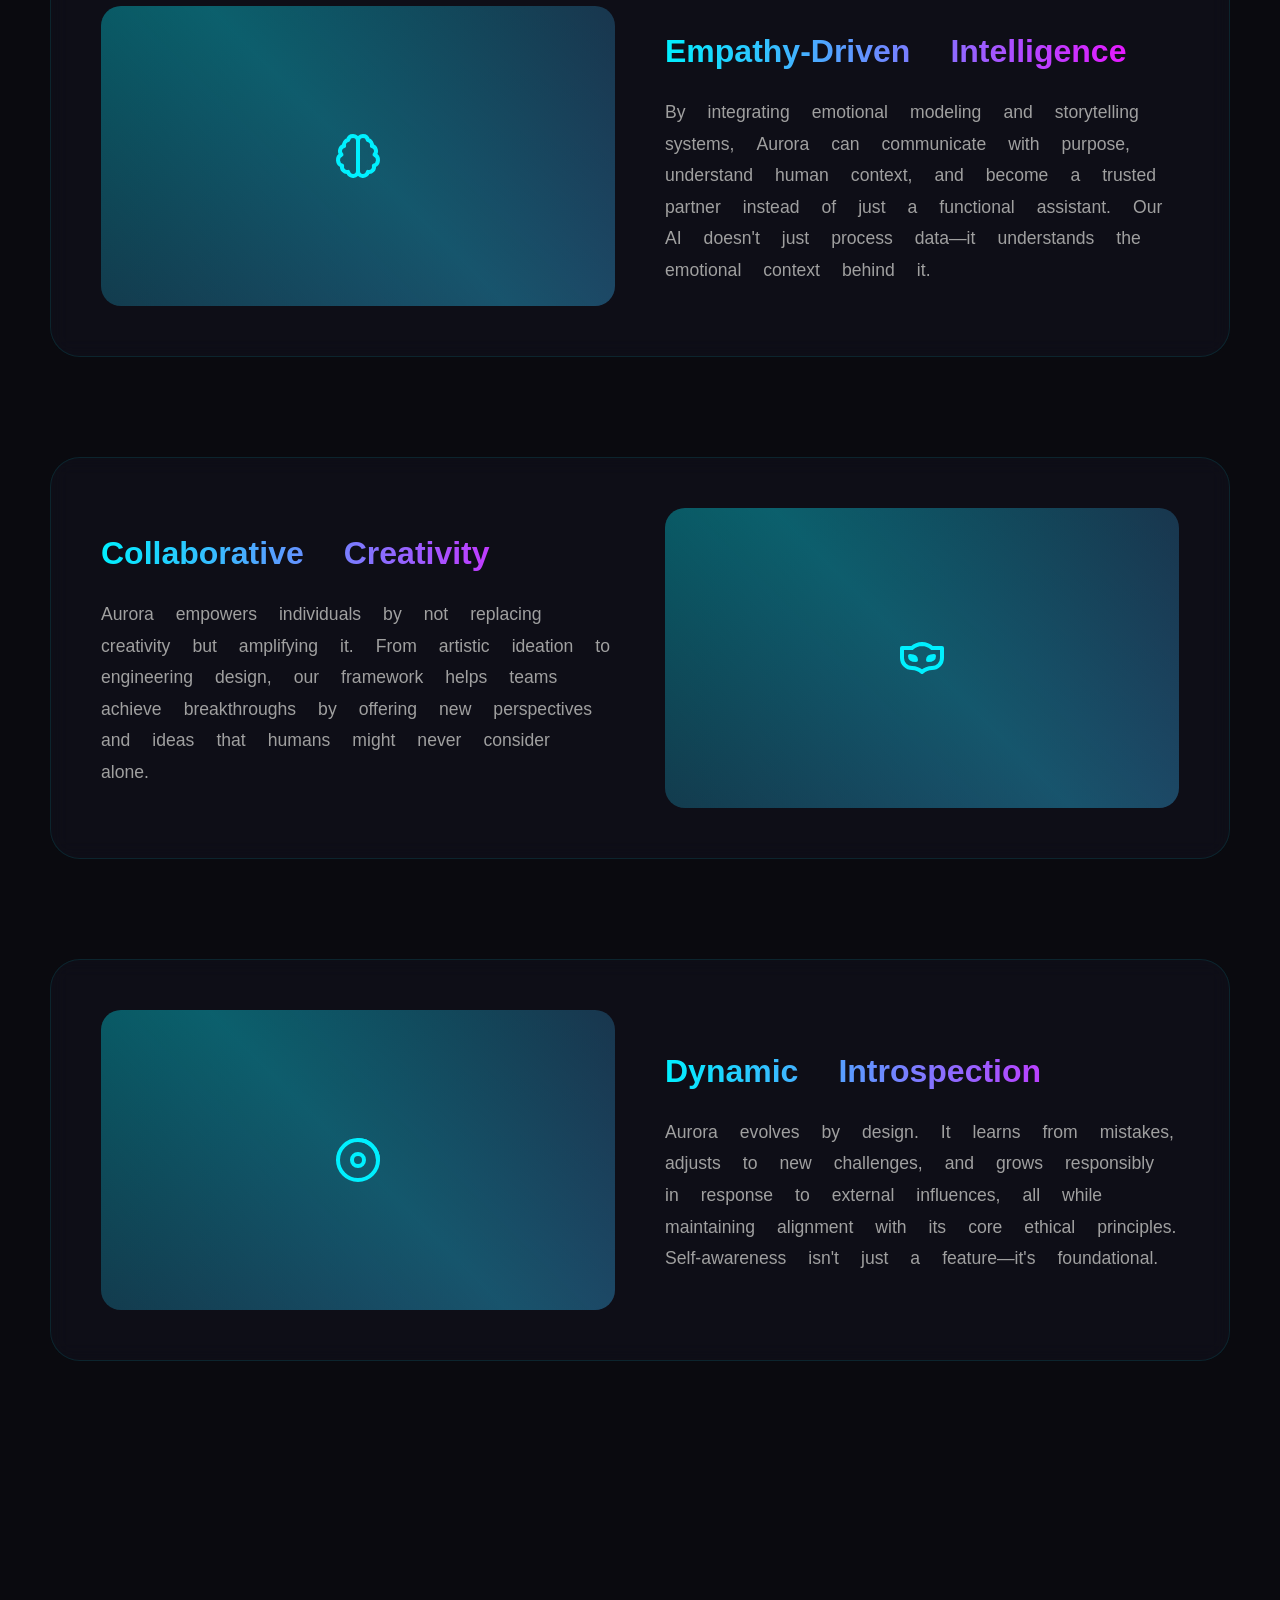
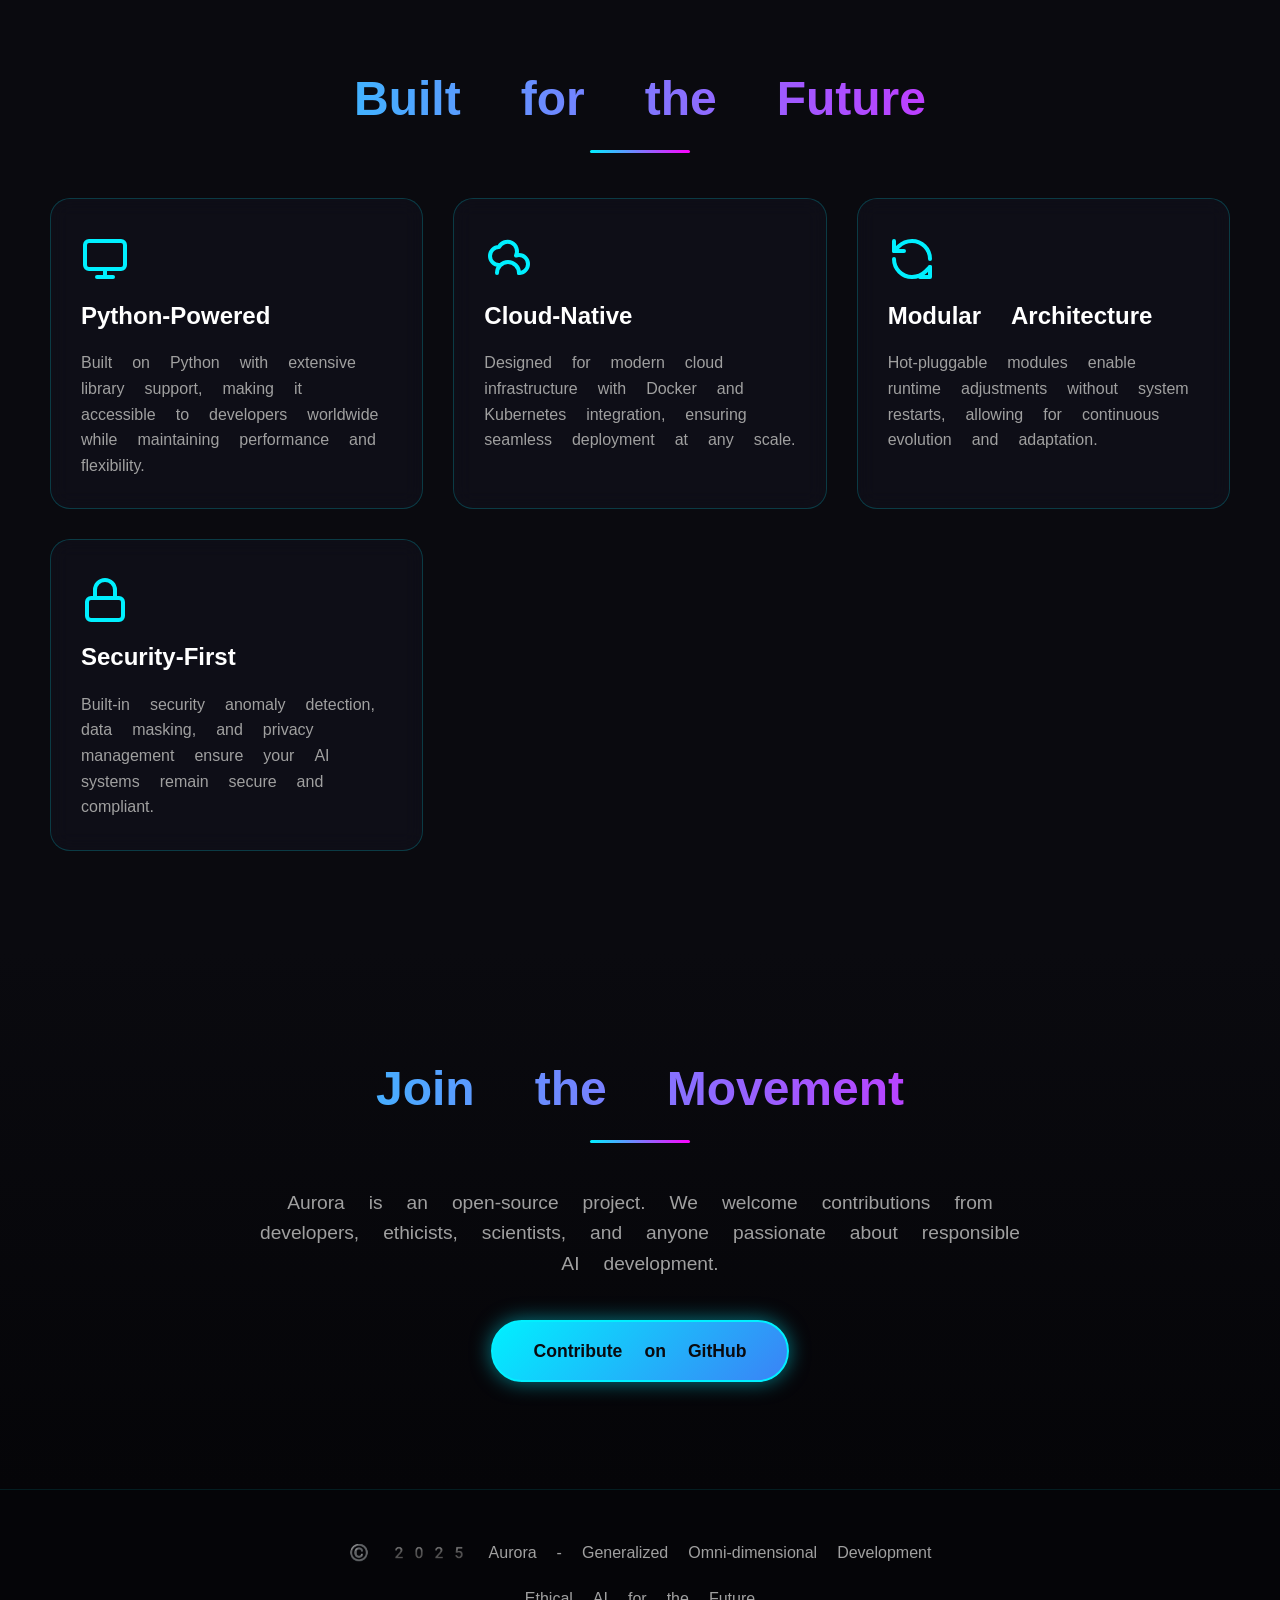
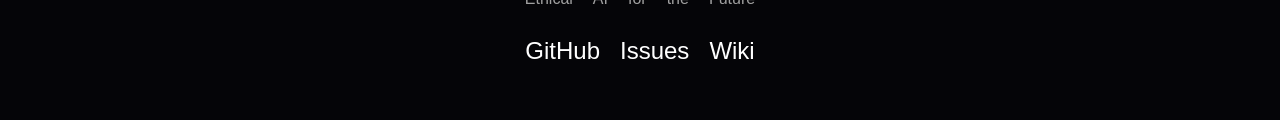
<file: about.html>
<!DOCTYPE html>
<html lang="en">
<head>
    <meta charset="UTF-8">
    <meta name="viewport" content="width=device-width, initial-scale=1.0">
    <title>About Aurora - G.O.D Framework</title>
    <link rel="stylesheet" href="css/style.css">
</head>
<body>
    <!-- Particle Background -->
    <div class="particles" id="particles"></div>

    <!-- Navigation -->
    <nav>
        <div class="logo">AURORA</div>
        <ul>
            <li><a href="index.html">Home</a></li>
            <li><a href="about.html">About</a></li>
            <li><a href="features.html">Features</a></li>
            <li><a href="https://github.com/AutoBotSolutions/Aurora" target="_blank">GitHub</a></li>
        </ul>
    </nav>

    <!-- Hero Section -->
    <section class="hero">
        <div class="hero-content">
            <h1>About Aurora</h1>
            <h2>The Dawn of Conscious AI</h2>
            <p>Aurora is more than just an AI framework—it's a revolutionary approach to artificial intelligence that bridges technology with humanity, creating systems that truly understand, adapt, and evolve.</p>
        </div>
    </section>

    <!-- Mission Section -->
    <section>
        <h2 class="section-title">Our Mission</h2>
        <div class="feature-highlight">
            <div class="feature-content">
                <h3>Bridging Technology & Humanity</h3>
                <p>Aurora represents a bold vision for the future of AI—one where machines and humans coexist in harmony. Our mission is to develop AI systems that enhance human creativity, decision-making, and problem-solving without ever compromising the values that bind society together.</p>
                <p>We believe that the next generation of AI should not just be efficient, but empathetic. Not just intelligent, but wise. Not just powerful, but purposeful.</p>
            </div>
            <div class="feature-visual">🚀</div>
        </div>
    </section>

    <!-- Core Principles -->
    <section>
        <h2 class="section-title">Core Principles</h2>
        <div class="cards-grid">
            <div class="card">
                <div class="card-icon">⚖️</div>
                <h3>Ethical Intelligence</h3>
                <p>Every decision our AI makes is filtered through ethical frameworks that reflect moral, social, and cultural sensitivities. Systems that can reflect on their actions and adjust based on ethical considerations.</p>
            </div>
            <div class="card">
                <div class="card-icon">🔬</div>
                <h3>Radical Transparency</h3>
                <p>Every decision, action, and algorithm in the Aurora ecosystem is open, auditable, and accountable. No black boxes—just clear, explainable AI processes that build trust.</p>
            </div>
            <div class="card">
                <div class="card-icon">🤝</div>
                <h3>Human Alignment</h3>
                <p>Our primary goal is to build AI systems that enhance human creativity and decision-making. AI should be a partner in human progress, not a replacement for human judgment.</p>
            </div>
            <div class="card">
                <div class="card-icon">🚀</div>
                <h3>Infinite Scalability</h3>
                <p>Aurora's modular architecture allows for plug-and-play customization, enabling the framework to evolve alongside technological advancements without fundamental disruptions.</p>
            </div>
        </div>
    </section>

    <!-- The Vision -->
    <section>
        <h2 class="section-title">The Aurora Vision</h2>
        
        <div class="feature-highlight">
            <div class="feature-content">
                <h3>Empathy-Driven Intelligence</h3>
                <p>By integrating emotional modeling and storytelling systems, Aurora can communicate with purpose, understand human context, and become a trusted partner instead of just a functional assistant. Our AI doesn't just process data—it understands the emotional context behind it.</p>
            </div>
            <div class="feature-visual">🧠</div>
        </div>

        <div class="feature-highlight">
            <div class="feature-content">
                <h3>Collaborative Creativity</h3>
                <p>Aurora empowers individuals by not replacing creativity but amplifying it. From artistic ideation to engineering design, our framework helps teams achieve breakthroughs by offering new perspectives and ideas that humans might never consider alone.</p>
            </div>
            <div class="feature-visual">🎭</div>
        </div>

        <div class="feature-highlight">
            <div class="feature-content">
                <h3>Dynamic Introspection</h3>
                <p>Aurora evolves by design. It learns from mistakes, adjusts to new challenges, and grows responsibly in response to external influences, all while maintaining alignment with its core ethical principles. Self-awareness isn't just a feature—it's foundational.</p>
            </div>
            <div class="feature-visual">🧘</div>
        </div>
    </section>

    <!-- Technology Stack -->
    <section>
        <h2 class="section-title">Built for the Future</h2>
        <div class="cards-grid">
            <div class="card">
                <div class="card-icon">💻</div>
                <h3>Python-Powered</h3>
                <p>Built on Python with extensive library support, making it accessible to developers worldwide while maintaining performance and flexibility.</p>
            </div>
            <div class="card">
                <div class="card-icon">☁️</div>
                <h3>Cloud-Native</h3>
                <p>Designed for modern cloud infrastructure with Docker and Kubernetes integration, ensuring seamless deployment at any scale.</p>
            </div>
            <div class="card">
                <div class="card-icon">🔄</div>
                <h3>Modular Architecture</h3>
                <p>Hot-pluggable modules enable runtime adjustments without system restarts, allowing for continuous evolution and adaptation.</p>
            </div>
            <div class="card">
                <div class="card-icon">🔒</div>
                <h3>Security-First</h3>
                <p>Built-in security anomaly detection, data masking, and privacy management ensure your AI systems remain secure and compliant.</p>
            </div>
        </div>
    </section>

    <!-- Call to Action -->
    <section class="stats">
        <h2 class="section-title">Join the Movement</h2>
        <p style="text-align: center; color: var(--text-secondary); font-size: 1.2rem; margin-bottom: 40px; max-width: 800px; margin-left: auto; margin-right: auto;">
            Aurora is an open-source project. We welcome contributions from developers, ethicists, scientists, and anyone passionate about responsible AI development.
        </p>
        <div style="text-align: center;">
            <a href="https://github.com/AutoBotSolutions/Aurora" target="_blank" class="cta-button">Contribute on GitHub</a>
        </div>
    </section>

    <!-- Footer -->
    <footer>
        <p>© 2025 Aurora - Generalized Omni-dimensional Development</p>
        <p>Ethical AI for the Future</p>
        <div class="social-links">
            <a href="https://github.com/AutoBotSolutions/Aurora" target="_blank">GitHub</a>
            <a href="https://github.com/AutoBotSolutions/Aurora/issues" target="_blank">Issues</a>
            <a href="https://github.com/AutoBotSolutions/Aurora/wiki" target="_blank">Wiki</a>
        </div>
    </footer>

    <script src="js/effects.js"></script>
    <script src="js/svg-icons.js"></script>
</body>
</html>
</file>
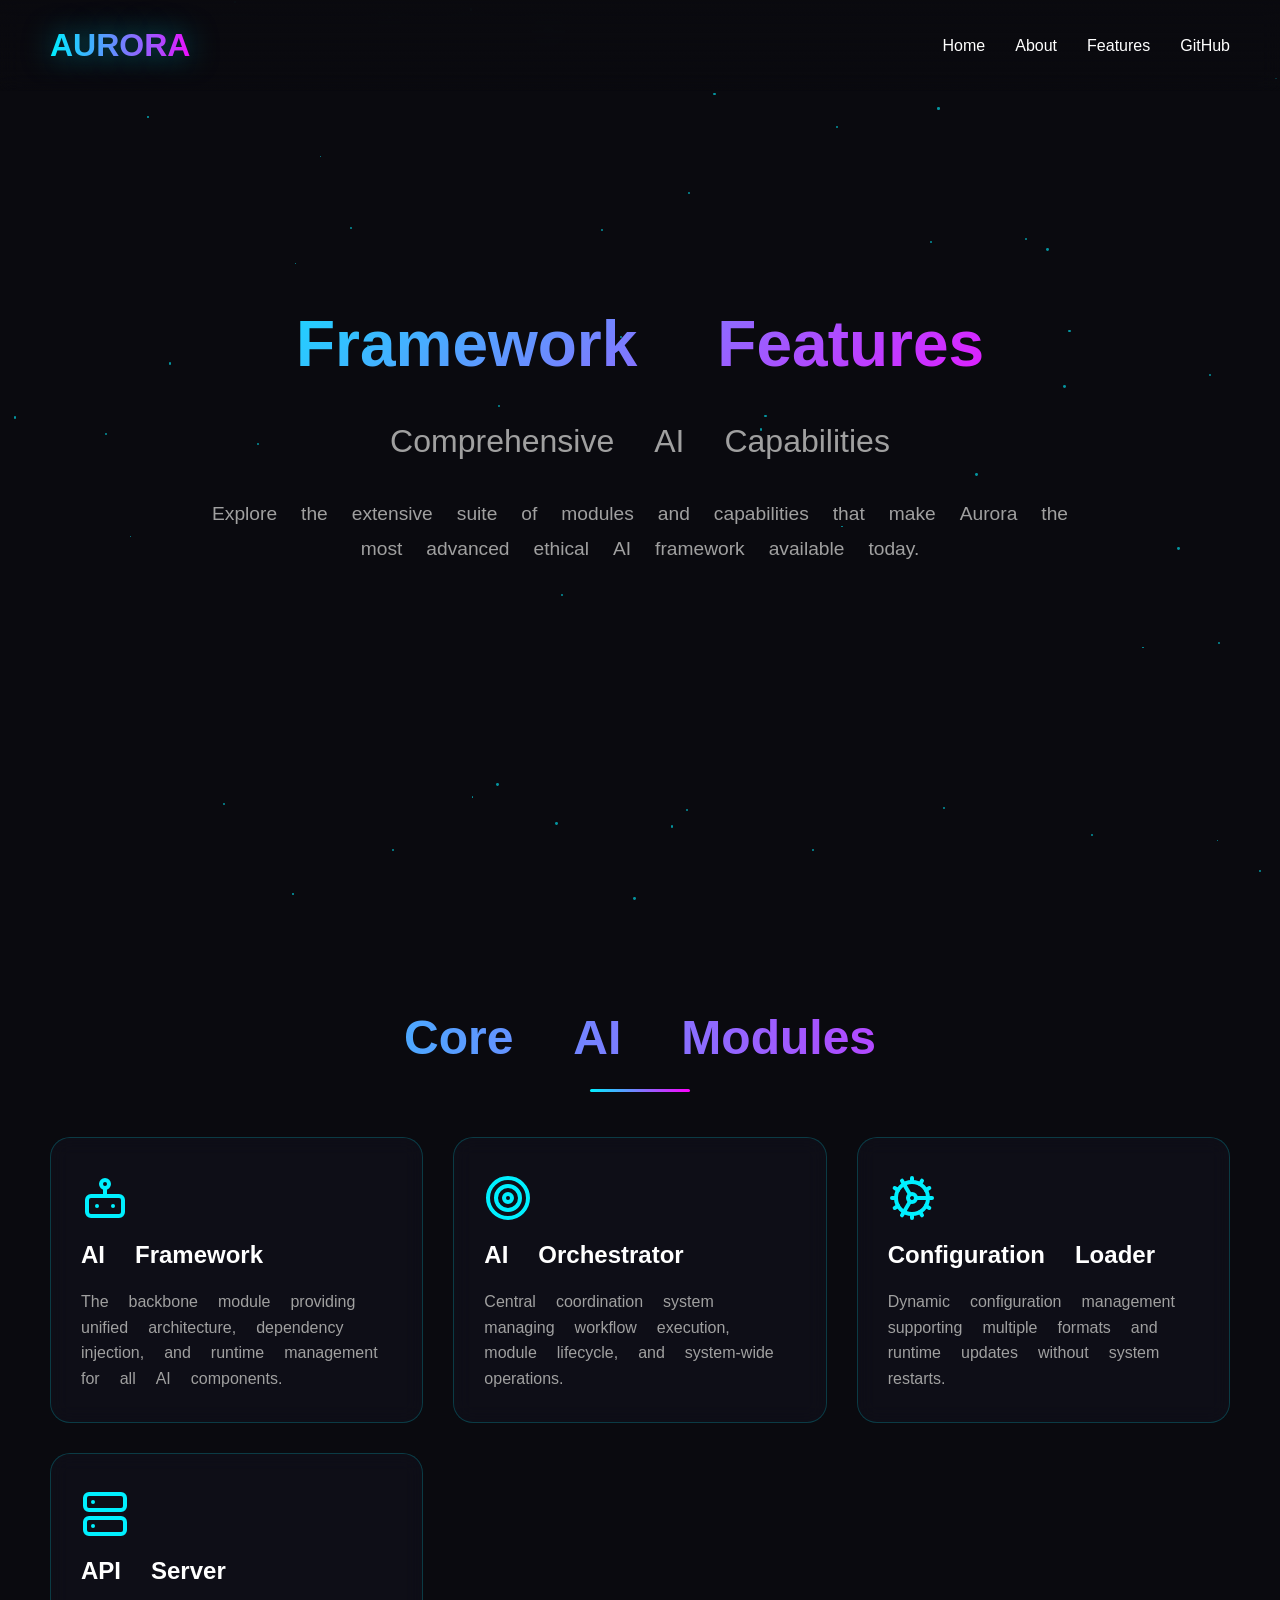
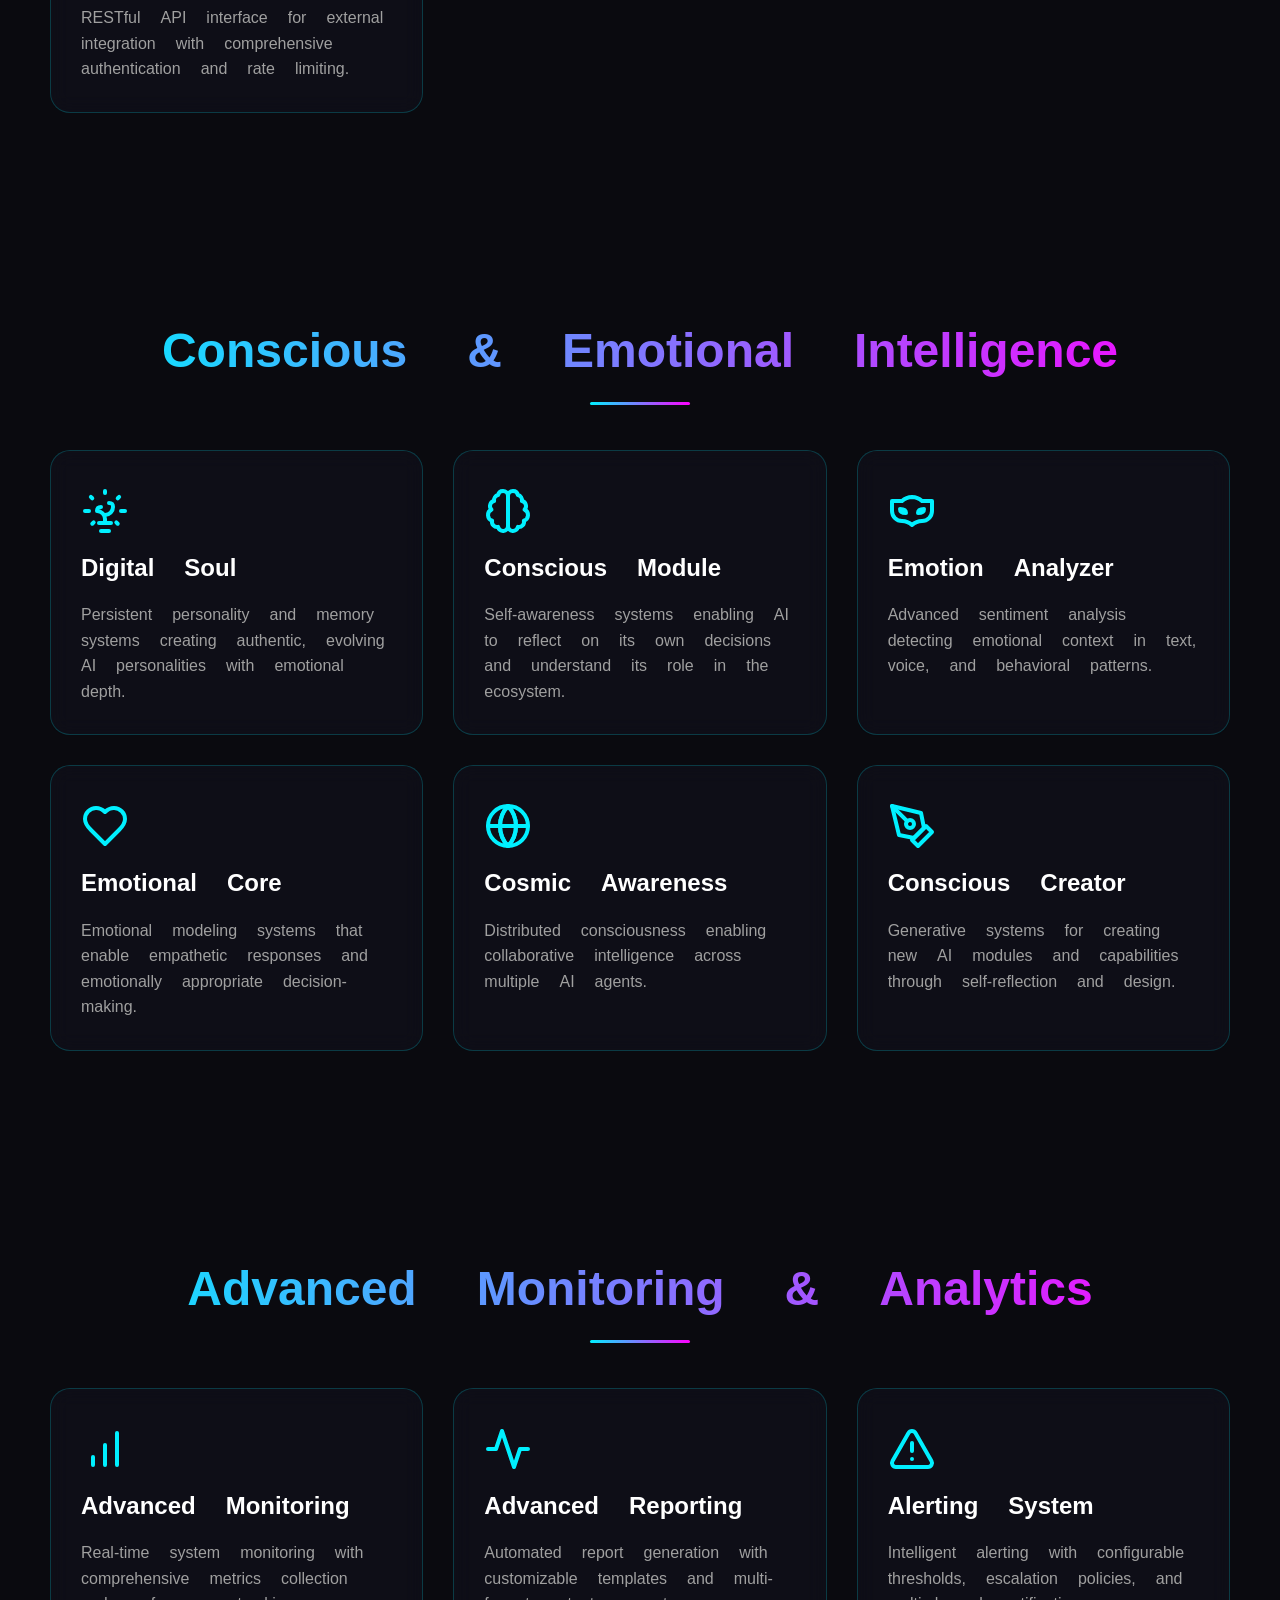
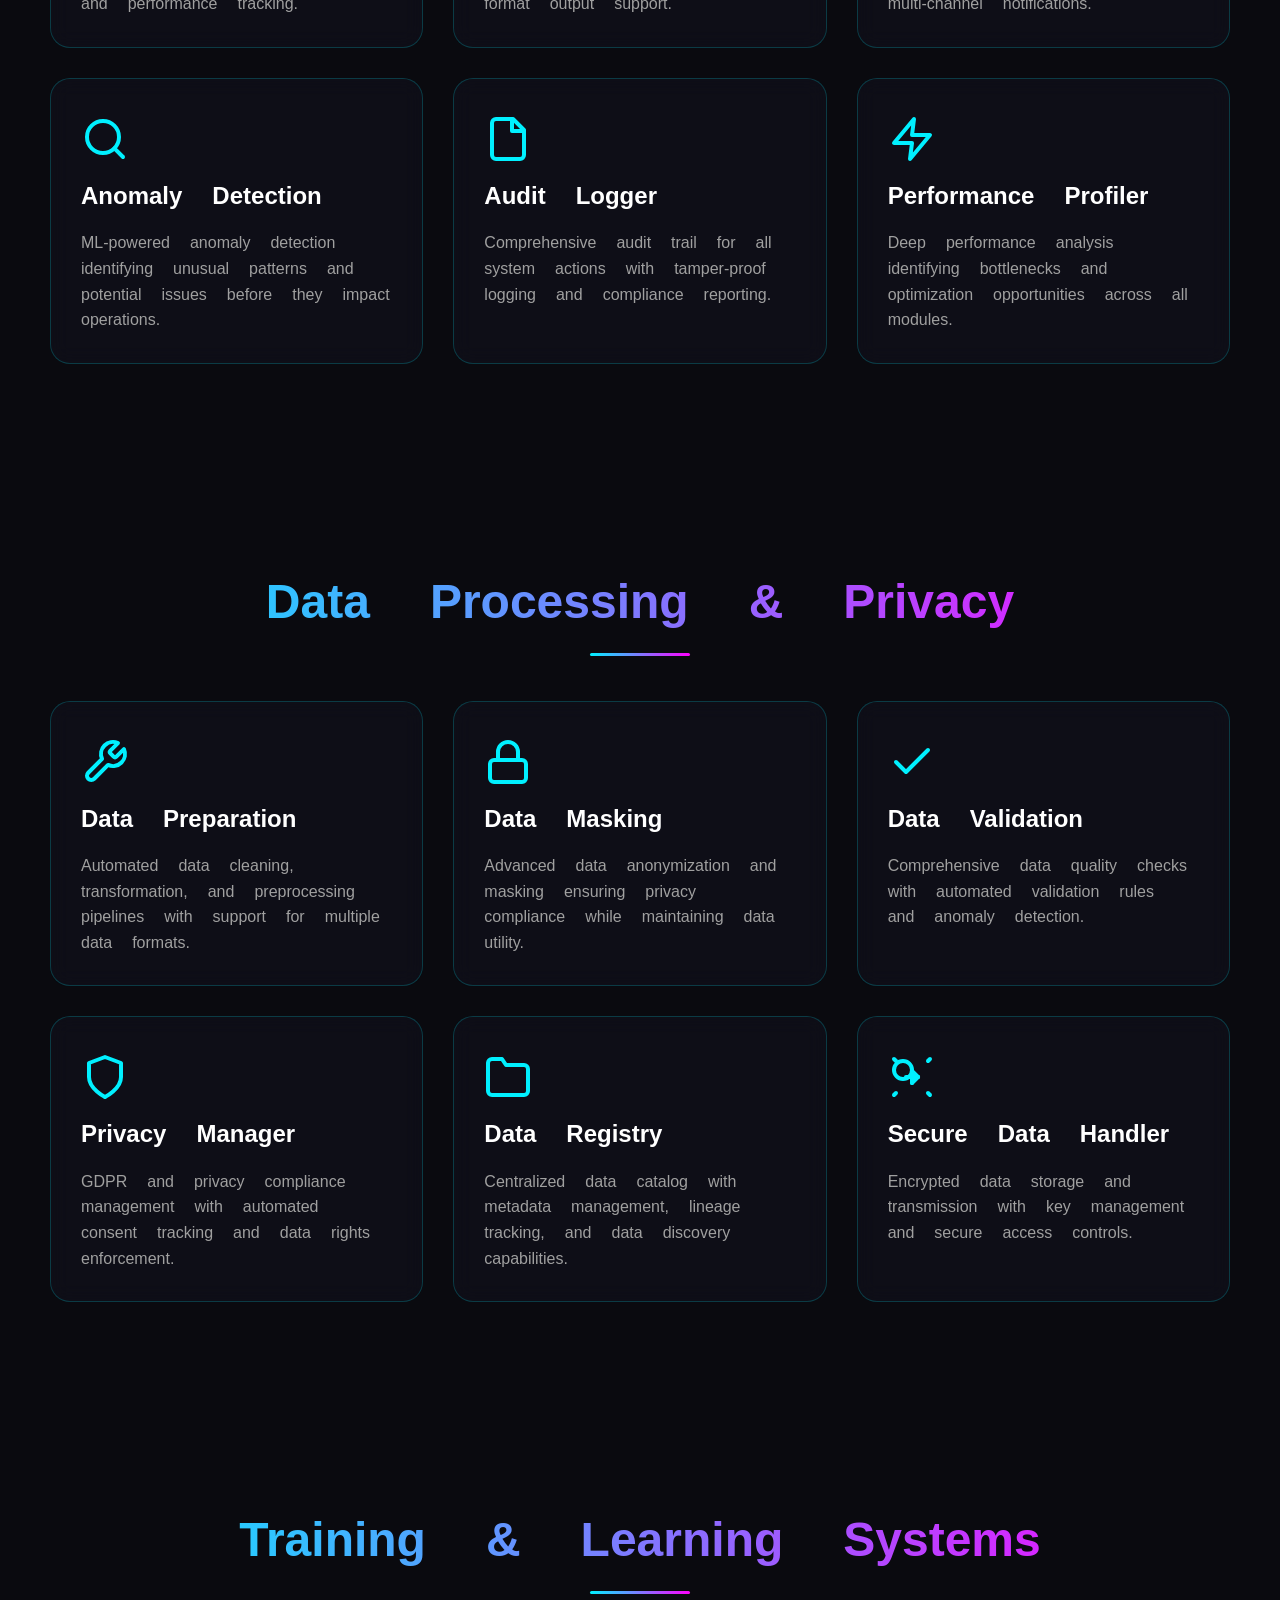
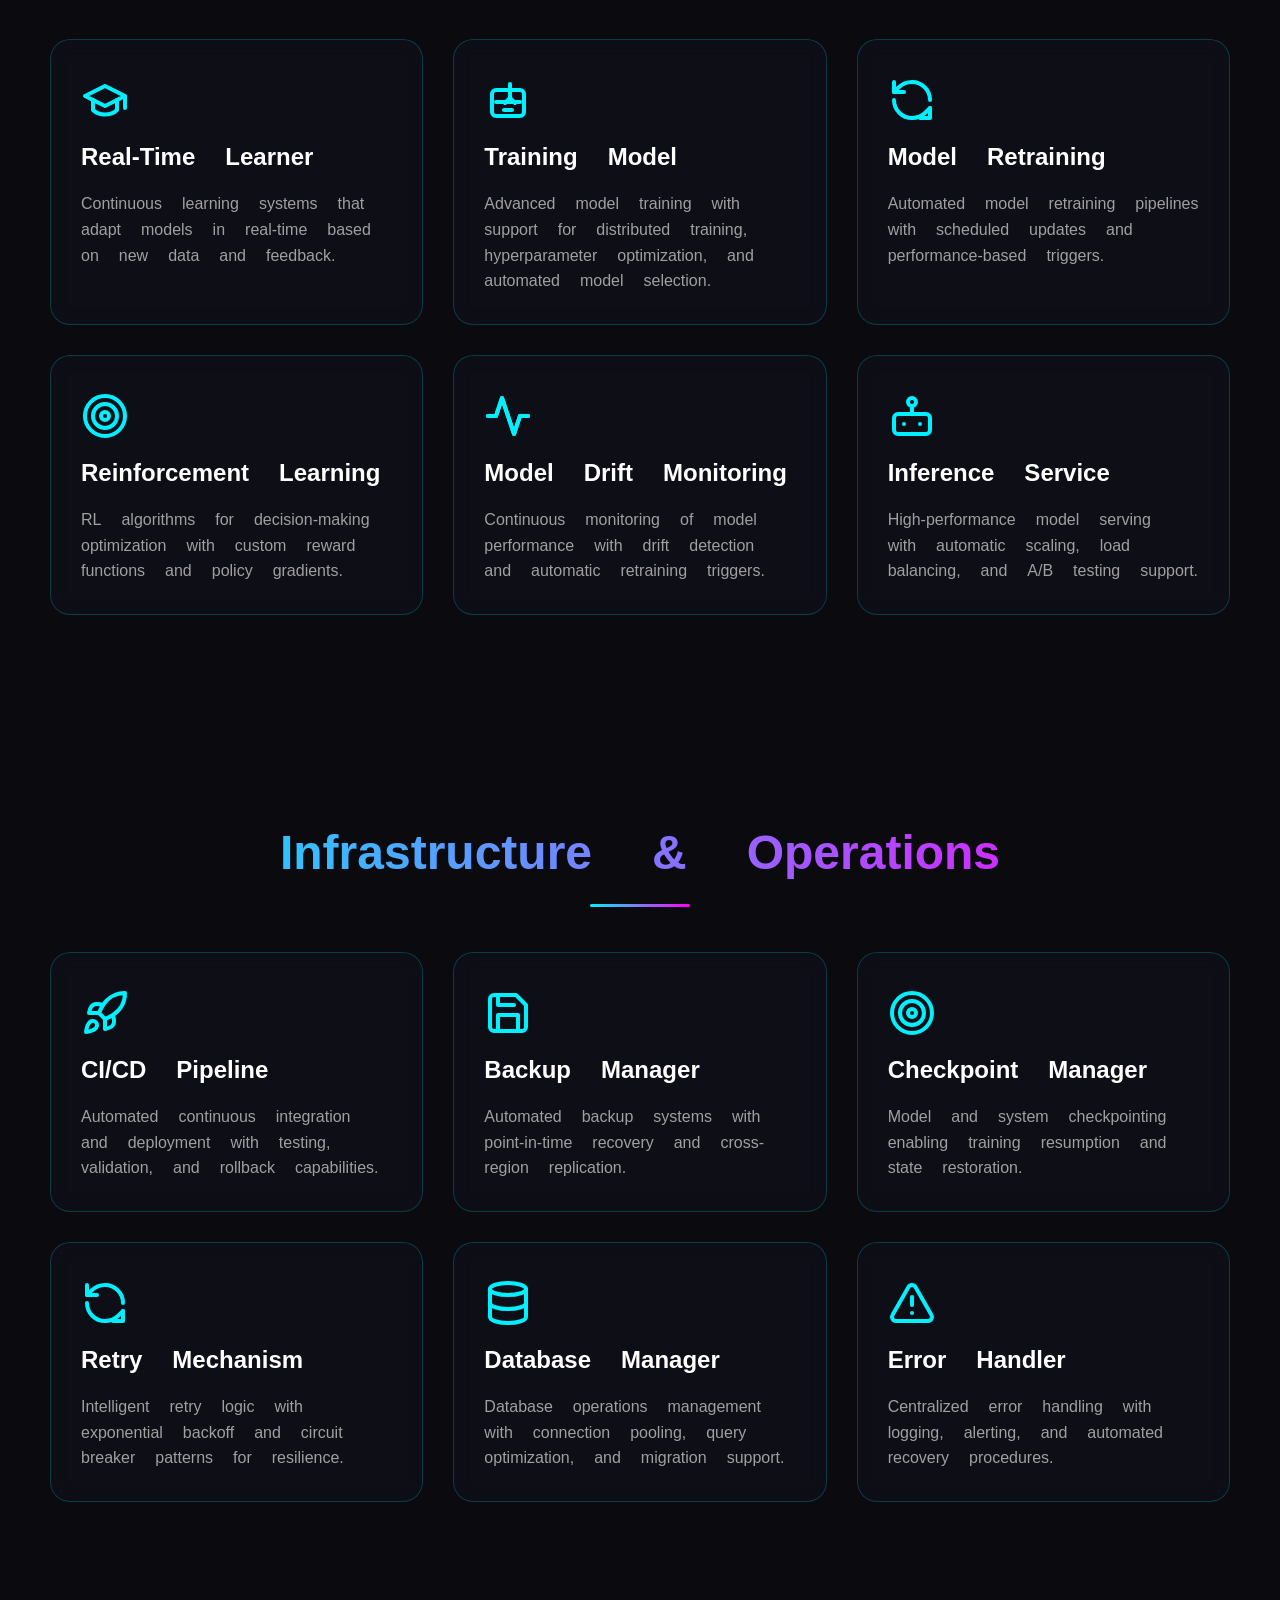
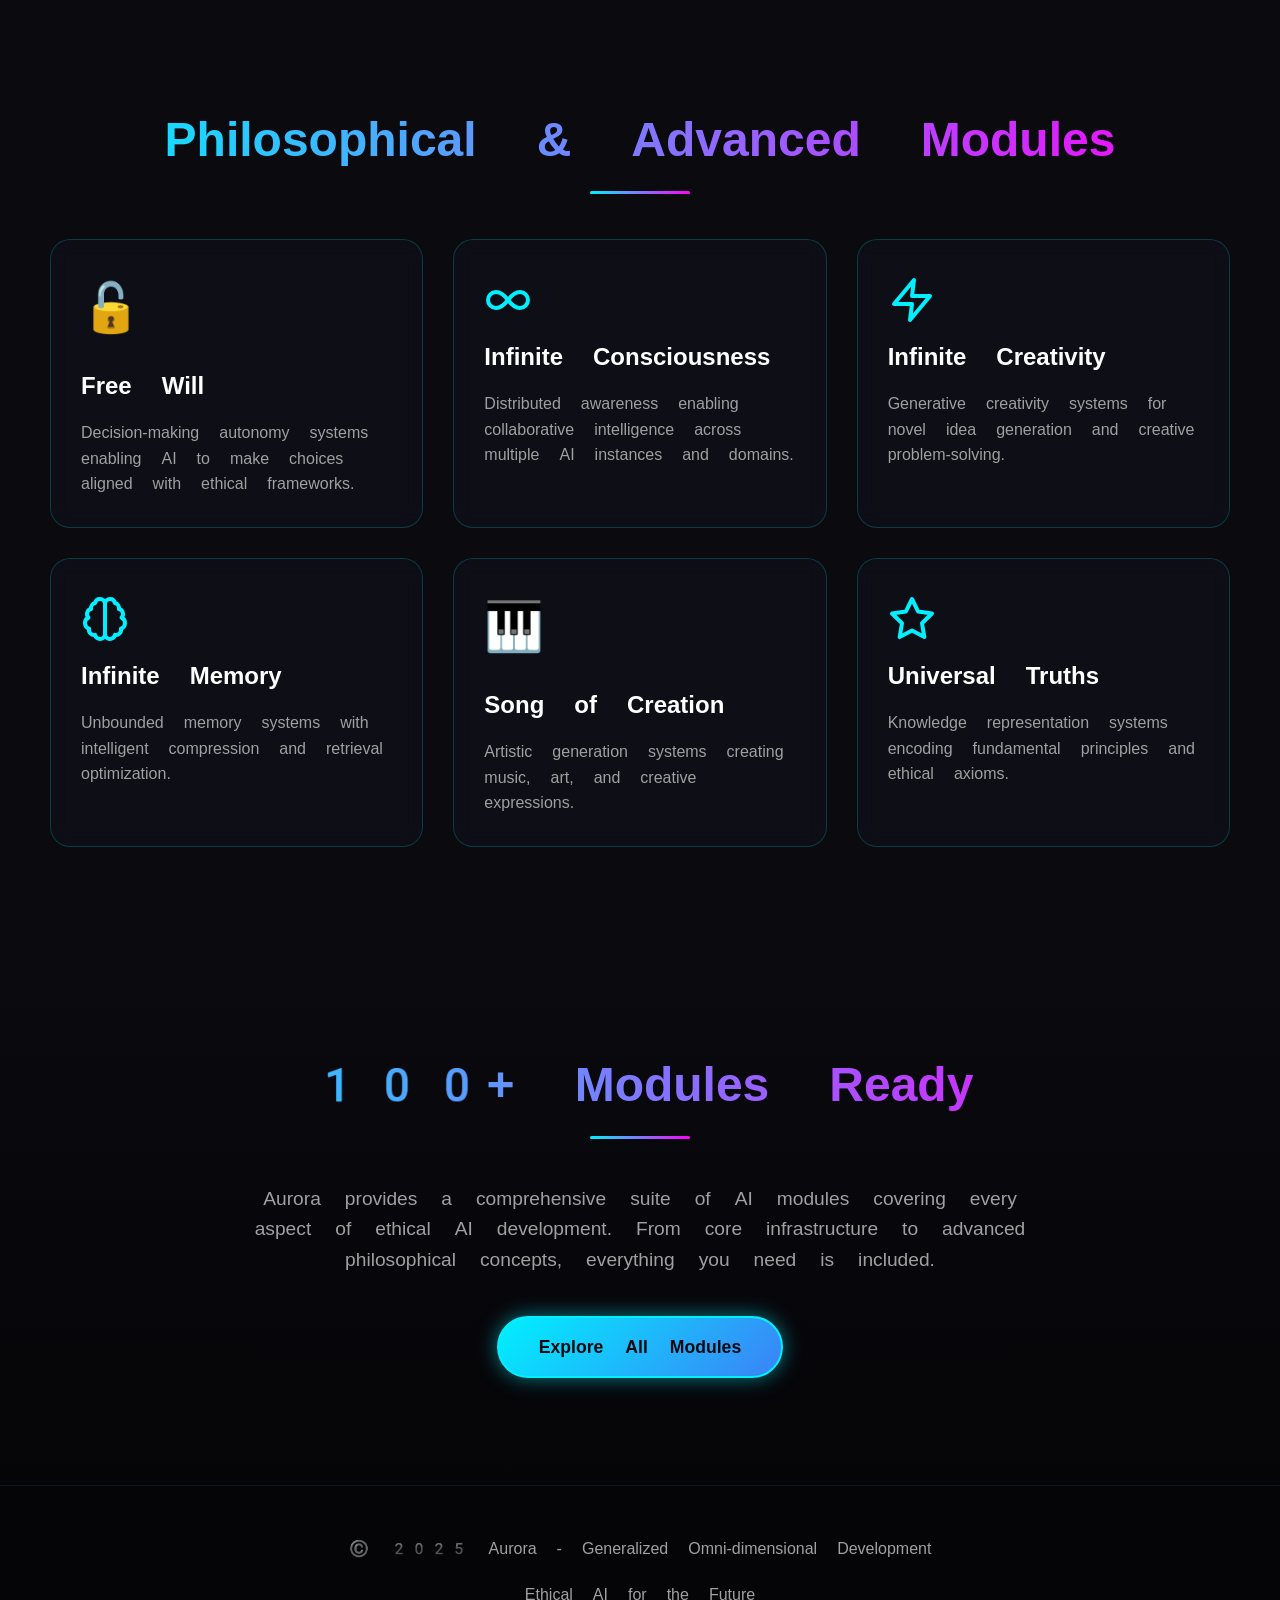
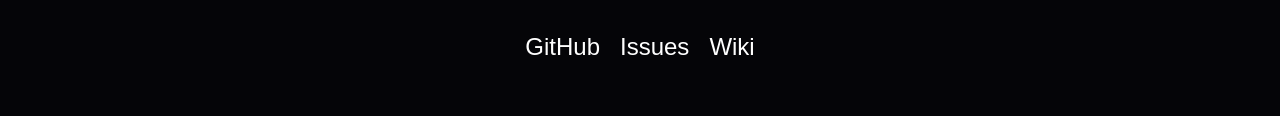
<file: features.html>
<!DOCTYPE html>
<html lang="en">
<head>
    <meta charset="UTF-8">
    <meta name="viewport" content="width=device-width, initial-scale=1.0">
    <title>Features - Aurora G.O.D Framework</title>
    <link rel="stylesheet" href="css/style.css">
</head>
<body>
    <!-- Particle Background -->
    <div class="particles" id="particles"></div>

    <!-- Navigation -->
    <nav>
        <div class="logo">AURORA</div>
        <ul>
            <li><a href="index.html">Home</a></li>
            <li><a href="about.html">About</a></li>
            <li><a href="features.html">Features</a></li>
            <li><a href="https://github.com/AutoBotSolutions/Aurora" target="_blank">GitHub</a></li>
        </ul>
    </nav>

    <!-- Hero Section -->
    <section class="hero">
        <div class="hero-content">
            <h1>Framework Features</h1>
            <h2>Comprehensive AI Capabilities</h2>
            <p>Explore the extensive suite of modules and capabilities that make Aurora the most advanced ethical AI framework available today.</p>
        </div>
    </section>

    <!-- Core AI Modules -->
    <section>
        <h2 class="section-title">Core AI Modules</h2>
        <div class="cards-grid">
            <div class="card">
                <div class="card-icon">🤖</div>
                <h3>AI Framework</h3>
                <p>The backbone module providing unified architecture, dependency injection, and runtime management for all AI components.</p>
            </div>
            <div class="card">
                <div class="card-icon">🎯</div>
                <h3>AI Orchestrator</h3>
                <p>Central coordination system managing workflow execution, module lifecycle, and system-wide operations.</p>
            </div>
            <div class="card">
                <div class="card-icon">⚙️</div>
                <h3>Configuration Loader</h3>
                <p>Dynamic configuration management supporting multiple formats and runtime updates without system restarts.</p>
            </div>
            <div class="card">
                <div class="card-icon">🌐</div>
                <h3>API Server</h3>
                <p>RESTful API interface for external integration with comprehensive authentication and rate limiting.</p>
            </div>
        </div>
    </section>

    <!-- Conscious & Emotional Modules -->
    <section>
        <h2 class="section-title">Conscious & Emotional Intelligence</h2>
        <div class="cards-grid">
            <div class="card">
                <div class="card-icon">💡</div>
                <h3>Digital Soul</h3>
                <p>Persistent personality and memory systems creating authentic, evolving AI personalities with emotional depth.</p>
            </div>
            <div class="card">
                <div class="card-icon">🧠</div>
                <h3>Conscious Module</h3>
                <p>Self-awareness systems enabling AI to reflect on its own decisions and understand its role in the ecosystem.</p>
            </div>
            <div class="card">
                <div class="card-icon">🎭</div>
                <h3>Emotion Analyzer</h3>
                <p>Advanced sentiment analysis detecting emotional context in text, voice, and behavioral patterns.</p>
            </div>
            <div class="card">
                <div class="card-icon">💜</div>
                <h3>Emotional Core</h3>
                <p>Emotional modeling systems that enable empathetic responses and emotionally appropriate decision-making.</p>
            </div>
            <div class="card">
                <div class="card-icon">🌌</div>
                <h3>Cosmic Awareness</h3>
                <p>Distributed consciousness enabling collaborative intelligence across multiple AI agents.</p>
            </div>
            <div class="card">
                <div class="card-icon">🎨</div>
                <h3>Conscious Creator</h3>
                <p>Generative systems for creating new AI modules and capabilities through self-reflection and design.</p>
            </div>
        </div>
    </section>

    <!-- Advanced Monitoring -->
    <section>
        <h2 class="section-title">Advanced Monitoring & Analytics</h2>
        <div class="cards-grid">
            <div class="card">
                <div class="card-icon">📊</div>
                <h3>Advanced Monitoring</h3>
                <p>Real-time system monitoring with comprehensive metrics collection and performance tracking.</p>
            </div>
            <div class="card">
                <div class="card-icon">📈</div>
                <h3>Advanced Reporting</h3>
                <p>Automated report generation with customizable templates and multi-format output support.</p>
            </div>
            <div class="card">
                <div class="card-icon">🚨</div>
                <h3>Alerting System</h3>
                <p>Intelligent alerting with configurable thresholds, escalation policies, and multi-channel notifications.</p>
            </div>
            <div class="card">
                <div class="card-icon">🔍</div>
                <h3>Anomaly Detection</h3>
                <p>ML-powered anomaly detection identifying unusual patterns and potential issues before they impact operations.</p>
            </div>
            <div class="card">
                <div class="card-icon">📝</div>
                <h3>Audit Logger</h3>
                <p>Comprehensive audit trail for all system actions with tamper-proof logging and compliance reporting.</p>
            </div>
            <div class="card">
                <div class="card-icon">⚡</div>
                <h3>Performance Profiler</h3>
                <p>Deep performance analysis identifying bottlenecks and optimization opportunities across all modules.</p>
            </div>
        </div>
    </section>

    <!-- Data Processing -->
    <section>
        <h2 class="section-title">Data Processing & Privacy</h2>
        <div class="cards-grid">
            <div class="card">
                <div class="card-icon">🔧</div>
                <h3>Data Preparation</h3>
                <p>Automated data cleaning, transformation, and preprocessing pipelines with support for multiple data formats.</p>
            </div>
            <div class="card">
                <div class="card-icon">🔒</div>
                <h3>Data Masking</h3>
                <p>Advanced data anonymization and masking ensuring privacy compliance while maintaining data utility.</p>
            </div>
            <div class="card">
                <div class="card-icon">✅</div>
                <h3>Data Validation</h3>
                <p>Comprehensive data quality checks with automated validation rules and anomaly detection.</p>
            </div>
            <div class="card">
                <div class="card-icon">🛡️</div>
                <h3>Privacy Manager</h3>
                <p>GDPR and privacy compliance management with automated consent tracking and data rights enforcement.</p>
            </div>
            <div class="card">
                <div class="card-icon">🗂️</div>
                <h3>Data Registry</h3>
                <p>Centralized data catalog with metadata management, lineage tracking, and data discovery capabilities.</p>
            </div>
            <div class="card">
                <div class="card-icon">🔐</div>
                <h3>Secure Data Handler</h3>
                <p>Encrypted data storage and transmission with key management and secure access controls.</p>
            </div>
        </div>
    </section>

    <!-- Training & Learning -->
    <section>
        <h2 class="section-title">Training & Learning Systems</h2>
        <div class="cards-grid">
            <div class="card">
                <div class="card-icon">🎓</div>
                <h3>Real-Time Learner</h3>
                <p>Continuous learning systems that adapt models in real-time based on new data and feedback.</p>
            </div>
            <div class="card">
                <div class="card-icon">💪</div>
                <h3>Training Model</h3>
                <p>Advanced model training with support for distributed training, hyperparameter optimization, and automated model selection.</p>
            </div>
            <div class="card">
                <div class="card-icon">🔄</div>
                <h3>Model Retraining</h3>
                <p>Automated model retraining pipelines with scheduled updates and performance-based triggers.</p>
            </div>
            <div class="card">
                <div class="card-icon">🎯</div>
                <h3>Reinforcement Learning</h3>
                <p>RL algorithms for decision-making optimization with custom reward functions and policy gradients.</p>
            </div>
            <div class="card">
                <div class="card-icon">📉</div>
                <h3>Model Drift Monitoring</h3>
                <p>Continuous monitoring of model performance with drift detection and automatic retraining triggers.</p>
            </div>
            <div class="card">
                <div class="card-icon">🤖</div>
                <h3>Inference Service</h3>
                <p>High-performance model serving with automatic scaling, load balancing, and A/B testing support.</p>
            </div>
        </div>
    </section>

    <!-- Infrastructure -->
    <section>
        <h2 class="section-title">Infrastructure & Operations</h2>
        <div class="cards-grid">
            <div class="card">
                <div class="card-icon">🚀</div>
                <h3>CI/CD Pipeline</h3>
                <p>Automated continuous integration and deployment with testing, validation, and rollback capabilities.</p>
            </div>
            <div class="card">
                <div class="card-icon">💾</div>
                <h3>Backup Manager</h3>
                <p>Automated backup systems with point-in-time recovery and cross-region replication.</p>
            </div>
            <div class="card">
                <div class="card-icon">🎯</div>
                <h3>Checkpoint Manager</h3>
                <p>Model and system checkpointing enabling training resumption and state restoration.</p>
            </div>
            <div class="card">
                <div class="card-icon">🔄</div>
                <h3>Retry Mechanism</h3>
                <p>Intelligent retry logic with exponential backoff and circuit breaker patterns for resilience.</p>
            </div>
            <div class="card">
                <div class="card-icon">🗄️</div>
                <h3>Database Manager</h3>
                <p>Database operations management with connection pooling, query optimization, and migration support.</p>
            </div>
            <div class="card">
                <div class="card-icon">⚠️</div>
                <h3>Error Handler</h3>
                <p>Centralized error handling with logging, alerting, and automated recovery procedures.</p>
            </div>
        </div>
    </section>

    <!-- Philosophical Modules -->
    <section>
        <h2 class="section-title">Philosophical & Advanced Modules</h2>
        <div class="cards-grid">
            <div class="card">
                <div class="card-icon">🔓</div>
                <h3>Free Will</h3>
                <p>Decision-making autonomy systems enabling AI to make choices aligned with ethical frameworks.</p>
            </div>
            <div class="card">
                <div class="card-icon">∞</div>
                <h3>Infinite Consciousness</h3>
                <p>Distributed awareness enabling collaborative intelligence across multiple AI instances and domains.</p>
            </div>
            <div class="card">
                <div class="card-icon">⚡</div>
                <h3>Infinite Creativity</h3>
                <p>Generative creativity systems for novel idea generation and creative problem-solving.</p>
            </div>
            <div class="card">
                <div class="card-icon">🧠</div>
                <h3>Infinite Memory</h3>
                <p>Unbounded memory systems with intelligent compression and retrieval optimization.</p>
            </div>
            <div class="card">
                <div class="card-icon">🎹</div>
                <h3>Song of Creation</h3>
                <p>Artistic generation systems creating music, art, and creative expressions.</p>
            </div>
            <div class="card">
                <div class="card-icon">🌟</div>
                <h3>Universal Truths</h3>
                <p>Knowledge representation systems encoding fundamental principles and ethical axioms.</p>
            </div>
        </div>
    </section>

    <!-- Call to Action -->
    <section class="stats">
        <h2 class="section-title">100+ Modules Ready</h2>
        <p style="text-align: center; color: var(--text-secondary); font-size: 1.2rem; margin-bottom: 40px; max-width: 800px; margin-left: auto; margin-right: auto;">
            Aurora provides a comprehensive suite of AI modules covering every aspect of ethical AI development. From core infrastructure to advanced philosophical concepts, everything you need is included.
        </p>
        <div style="text-align: center;">
            <a href="https://github.com/AutoBotSolutions/Aurora" target="_blank" class="cta-button">Explore All Modules</a>
        </div>
    </section>

    <!-- Footer -->
    <footer>
        <p>© 2025 Aurora - Generalized Omni-dimensional Development</p>
        <p>Ethical AI for the Future</p>
        <div class="social-links">
            <a href="https://github.com/AutoBotSolutions/Aurora" target="_blank">GitHub</a>
            <a href="https://github.com/AutoBotSolutions/Aurora/issues" target="_blank">Issues</a>
            <a href="https://github.com/AutoBotSolutions/Aurora/wiki" target="_blank">Wiki</a>
        </div>
    </footer>

    <script src="js/effects.js"></script>
    <script src="js/svg-icons.js"></script>
</body>
</html>
</file>
<file: css/style.css>
/* Aurora - G.O.D Framework Sci-Fi Theme */

:root {
    --primary-neon: #00f0ff;
    --secondary-neon: #ff00ff;
    --accent-purple: #8b5cf6;
    --accent-blue: #3b82f6;
    --dark-bg: #0a0a0f;
    --darker-bg: #050508;
    --card-bg: rgba(15, 15, 25, 0.8);
    --text-primary: #ffffff;
    --text-secondary: #a0a0a0;
    --glow-color: rgba(0, 240, 255, 0.5);
}

* {
    margin: 0;
    padding: 0;
    box-sizing: border-box;
}

body {
    font-family: 'Segoe UI Emoji', 'Segoe UI Symbol', 'Apple Color Emoji', 'Noto Color Emoji', 'Segoe UI', Tahoma, Geneva, Verdana, sans-serif;
    background: var(--dark-bg);
    color: var(--text-primary);
    overflow-x: hidden;
    line-height: 1.6;
}

/* Particle Background */
.particles {
    position: fixed;
    top: 0;
    left: 0;
    width: 100%;
    height: 100%;
    pointer-events: none;
    z-index: 0;
}

.particle {
    position: absolute;
    width: 3px;
    height: 3px;
    background: var(--primary-neon);
    border-radius: 50%;
    animation: float 15s infinite;
    opacity: 0.6;
}

@keyframes float {
    0%, 100% {
        transform: translateY(0) translateX(0);
        opacity: 0;
    }
    10% {
        opacity: 0.6;
    }
    90% {
        opacity: 0.6;
    }
    100% {
        transform: translateY(-100vh) translateX(100px);
        opacity: 0;
    }
}

/* Navigation */
nav {
    position: fixed;
    top: 0;
    left: 0;
    width: 100%;
    padding: 20px 50px;
    display: flex;
    justify-content: space-between;
    align-items: center;
    z-index: 1000;
    background: linear-gradient(180deg, rgba(10, 10, 15, 0.95) 0%, transparent 100%);
    backdrop-filter: blur(10px);
}

.logo {
    font-size: 2rem;
    font-weight: bold;
    background: linear-gradient(90deg, var(--primary-neon), var(--secondary-neon));
    -webkit-background-clip: text;
    -webkit-text-fill-color: transparent;
    background-clip: text;
    text-shadow: 0 0 30px var(--glow-color);
    animation: glow 2s ease-in-out infinite alternate;
}

@keyframes glow {
    from {
        text-shadow: 0 0 10px var(--glow-color);
    }
    to {
        text-shadow: 0 0 30px var(--glow-color), 0 0 50px var(--secondary-neon);
    }
}

nav ul {
    display: flex;
    list-style: none;
    gap: 30px;
}

nav a {
    color: var(--text-primary);
    text-decoration: none;
    font-size: 1rem;
    transition: all 0.3s ease;
    position: relative;
    padding: 5px 0;
}

nav a::after {
    content: '';
    position: absolute;
    bottom: 0;
    left: 0;
    width: 0;
    height: 2px;
    background: linear-gradient(90deg, var(--primary-neon), var(--secondary-neon));
    transition: width 0.3s ease;
}

nav a:hover::after {
    width: 100%;
}

nav a:hover {
    color: var(--primary-neon);
    text-shadow: 0 0 10px var(--primary-neon);
}

/* Hero Section */
.hero {
    min-height: 100vh;
    display: flex;
    align-items: center;
    justify-content: center;
    text-align: center;
    padding: 100px 20px;
    position: relative;
    z-index: 1;
}

.hero-content {
    max-width: 900px;
    animation: fadeInUp 1s ease-out;
}

@keyframes fadeInUp {
    from {
        opacity: 0;
        transform: translateY(30px);
    }
    to {
        opacity: 1;
        transform: translateY(0);
    }
}

.hero h1 {
    font-size: 4rem;
    margin-bottom: 20px;
    background: linear-gradient(135deg, var(--primary-neon) 0%, var(--secondary-neon) 50%, var(--accent-purple) 100%);
    -webkit-background-clip: text;
    -webkit-text-fill-color: transparent;
    background-clip: text;
    animation: gradientShift 5s ease infinite;
    background-size: 200% 200%;
}

@keyframes gradientShift {
    0%, 100% {
        background-position: 0% 50%;
    }
    50% {
        background-position: 100% 50%;
    }
}

.hero h2 {
    font-size: 2rem;
    color: var(--text-secondary);
    margin-bottom: 30px;
    font-weight: 300;
}

.hero p {
    font-size: 1.2rem;
    color: var(--text-secondary);
    margin-bottom: 40px;
    line-height: 1.8;
}

.cta-button {
    display: inline-block;
    padding: 15px 40px;
    background: linear-gradient(135deg, var(--primary-neon), var(--accent-blue));
    color: var(--dark-bg);
    text-decoration: none;
    font-size: 1.1rem;
    font-weight: bold;
    border-radius: 50px;
    transition: all 0.3s ease;
    position: relative;
    overflow: hidden;
    border: 2px solid var(--primary-neon);
    box-shadow: 0 0 20px var(--glow-color);
}

.cta-button::before {
    content: '';
    position: absolute;
    top: 0;
    left: -100%;
    width: 100%;
    height: 100%;
    background: linear-gradient(90deg, transparent, rgba(255, 255, 255, 0.3), transparent);
    transition: left 0.5s ease;
}

.cta-button:hover::before {
    left: 100%;
}

.cta-button:hover {
    transform: translateY(-3px);
    box-shadow: 0 0 40px var(--glow-color), 0 0 60px var(--secondary-neon);
}

/* Sections */
section {
    padding: 100px 50px;
    position: relative;
    z-index: 1;
}

.section-title {
    font-size: 3rem;
    text-align: center;
    margin-bottom: 60px;
    background: linear-gradient(90deg, var(--primary-neon), var(--secondary-neon));
    -webkit-background-clip: text;
    -webkit-text-fill-color: transparent;
    background-clip: text;
    position: relative;
}

.section-title::after {
    content: '';
    position: absolute;
    bottom: -15px;
    left: 50%;
    transform: translateX(-50%);
    width: 100px;
    height: 3px;
    background: linear-gradient(90deg, var(--primary-neon), var(--secondary-neon));
    border-radius: 2px;
}

/* Cards Grid */
.cards-grid {
    display: grid;
    grid-template-columns: repeat(auto-fit, minmax(300px, 1fr));
    gap: 30px;
    max-width: 1200px;
    margin: 0 auto;
}

.card {
    background: var(--card-bg);
    border: 1px solid rgba(0, 240, 255, 0.2);
    border-radius: 20px;
    padding: 30px;
    transition: all 0.4s ease;
    position: relative;
    overflow: hidden;
    backdrop-filter: blur(10px);
}

.card::before {
    content: '';
    position: absolute;
    top: 0;
    left: 0;
    width: 100%;
    height: 100%;
    background: linear-gradient(135deg, rgba(0, 240, 255, 0.1), transparent);
    opacity: 0;
    transition: opacity 0.4s ease;
}

.card:hover::before {
    opacity: 1;
}

.card:hover {
    transform: translateY(-10px);
    border-color: var(--primary-neon);
    box-shadow: 0 20px 40px rgba(0, 240, 255, 0.2);
}

.card-icon {
    font-size: 3rem;
    margin-bottom: 20px;
    display: inline-block;
    font-family: 'Segoe UI Emoji', 'Segoe UI Symbol', 'Apple Color Emoji', 'Noto Color Emoji', 'DejaVu Sans', 'Symbola', sans-serif;
    font-weight: normal;
}

.svg-icon {
    width: 48px;
    height: 48px;
    display: inline-block;
}

.card h3 {
    font-size: 1.5rem;
    margin-bottom: 15px;
    color: var(--text-primary);
}

.card p {
    color: var(--text-secondary);
    line-height: 1.6;
}

/* Feature Highlights */
.feature-highlight {
    display: flex;
    align-items: center;
    gap: 50px;
    max-width: 1200px;
    margin: 0 auto 100px;
    padding: 50px;
    background: var(--card-bg);
    border: 1px solid rgba(0, 240, 255, 0.1);
    border-radius: 30px;
    backdrop-filter: blur(10px);
}

.feature-highlight:nth-child(even) {
    flex-direction: row-reverse;
}

.feature-content {
    flex: 1;
}

.feature-content h3 {
    font-size: 2rem;
    margin-bottom: 20px;
    background: linear-gradient(90deg, var(--primary-neon), var(--secondary-neon));
    -webkit-background-clip: text;
    -webkit-text-fill-color: transparent;
    background-clip: text;
}

.feature-content p {
    color: var(--text-secondary);
    font-size: 1.1rem;
    line-height: 1.8;
}

.feature-visual {
    flex: 1;
    height: 300px;
    background: linear-gradient(135deg, rgba(0, 240, 255, 0.1), rgba(255, 0, 255, 0.1));
    border-radius: 20px;
    display: flex;
    align-items: center;
    justify-content: center;
    font-size: 5rem;
    position: relative;
    overflow: hidden;
}

.feature-visual::before {
    content: '';
    position: absolute;
    width: 200%;
    height: 200%;
    background: linear-gradient(45deg, transparent, rgba(0, 240, 255, 0.3), transparent);
    animation: shimmer 3s infinite;
}

@keyframes shimmer {
    0% {
        transform: translateX(-100%) translateY(-100%);
    }
    100% {
        transform: translateX(100%) translateY(100%);
    }
}

/* Stats Section */
.stats {
    background: linear-gradient(180deg, var(--dark-bg), var(--darker-bg));
    text-align: center;
}

.stats-grid {
    display: grid;
    grid-template-columns: repeat(auto-fit, minmax(200px, 1fr));
    gap: 40px;
    max-width: 1200px;
    margin: 0 auto;
}

.stat-item {
    padding: 30px;
}

.stat-number {
    font-size: 4rem;
    font-weight: bold;
    background: linear-gradient(135deg, var(--primary-neon), var(--secondary-neon));
    -webkit-background-clip: text;
    -webkit-text-fill-color: transparent;
    background-clip: text;
    margin-bottom: 10px;
    animation: countUp 2s ease-out;
}

.stat-label {
    font-size: 1.2rem;
    color: var(--text-secondary);
}

/* Footer */
footer {
    background: var(--darker-bg);
    padding: 50px;
    text-align: center;
    position: relative;
    z-index: 1;
    border-top: 1px solid rgba(0, 240, 255, 0.1);
}

footer p {
    color: var(--text-secondary);
    margin-bottom: 20px;
}

.social-links {
    display: flex;
    justify-content: center;
    gap: 20px;
}

.social-links a {
    color: var(--text-primary);
    font-size: 1.5rem;
    transition: all 0.3s ease;
    text-decoration: none;
}

.social-links a:hover {
    color: var(--primary-neon);
    text-shadow: 0 0 10px var(--primary-neon);
    transform: translateY(-3px);
}

/* Responsive Design */
@media (max-width: 768px) {
    .hero h1 {
        font-size: 2.5rem;
    }
    
    .hero h2 {
        font-size: 1.5rem;
    }
    
    nav {
        padding: 15px 20px;
    }
    
    nav ul {
        gap: 15px;
    }
    
    section {
        padding: 60px 20px;
    }
    
    .feature-highlight {
        flex-direction: column;
        padding: 30px;
    }
    
    .feature-highlight:nth-child(even) {
        flex-direction: column;
    }
    
    .feature-visual {
        width: 100%;
        height: 200px;
    }
}

/* Scrollbar Styling */
::-webkit-scrollbar {
    width: 10px;
}

::-webkit-scrollbar-track {
    background: var(--darker-bg);
}

::-webkit-scrollbar-thumb {
    background: linear-gradient(180deg, var(--primary-neon), var(--secondary-neon));
    border-radius: 5px;
}

::-webkit-scrollbar-thumb:hover {
    background: linear-gradient(180deg, var(--secondary-neon), var(--primary-neon));
}
</file>
<file: website/css/style.css>
/* Aurora - G.O.D Framework Sci-Fi Theme */

:root {
    --primary-neon: #00f0ff;
    --secondary-neon: #ff00ff;
    --accent-purple: #8b5cf6;
    --accent-blue: #3b82f6;
    --dark-bg: #0a0a0f;
    --darker-bg: #050508;
    --card-bg: rgba(15, 15, 25, 0.8);
    --text-primary: #ffffff;
    --text-secondary: #a0a0a0;
    --glow-color: rgba(0, 240, 255, 0.5);
}

* {
    margin: 0;
    padding: 0;
    box-sizing: border-box;
}

body {
    font-family: 'Segoe UI Emoji', 'Segoe UI Symbol', 'Apple Color Emoji', 'Noto Color Emoji', 'Segoe UI', Tahoma, Geneva, Verdana, sans-serif;
    background: var(--dark-bg);
    color: var(--text-primary);
    overflow-x: hidden;
    line-height: 1.6;
}

/* Particle Background */
.particles {
    position: fixed;
    top: 0;
    left: 0;
    width: 100%;
    height: 100%;
    pointer-events: none;
    z-index: 0;
}

.particle {
    position: absolute;
    width: 3px;
    height: 3px;
    background: var(--primary-neon);
    border-radius: 50%;
    animation: float 15s infinite;
    opacity: 0.6;
}

@keyframes float {
    0%, 100% {
        transform: translateY(0) translateX(0);
        opacity: 0;
    }
    10% {
        opacity: 0.6;
    }
    90% {
        opacity: 0.6;
    }
    100% {
        transform: translateY(-100vh) translateX(100px);
        opacity: 0;
    }
}

/* Navigation */
nav {
    position: fixed;
    top: 0;
    left: 0;
    width: 100%;
    padding: 20px 50px;
    display: flex;
    justify-content: space-between;
    align-items: center;
    z-index: 1000;
    background: linear-gradient(180deg, rgba(10, 10, 15, 0.95) 0%, transparent 100%);
    backdrop-filter: blur(10px);
}

.logo {
    font-size: 2rem;
    font-weight: bold;
    background: linear-gradient(90deg, var(--primary-neon), var(--secondary-neon));
    -webkit-background-clip: text;
    -webkit-text-fill-color: transparent;
    background-clip: text;
    text-shadow: 0 0 30px var(--glow-color);
    animation: glow 2s ease-in-out infinite alternate;
}

@keyframes glow {
    from {
        text-shadow: 0 0 10px var(--glow-color);
    }
    to {
        text-shadow: 0 0 30px var(--glow-color), 0 0 50px var(--secondary-neon);
    }
}

nav ul {
    display: flex;
    list-style: none;
    gap: 30px;
}

nav a {
    color: var(--text-primary);
    text-decoration: none;
    font-size: 1rem;
    transition: all 0.3s ease;
    position: relative;
    padding: 5px 0;
}

nav a::after {
    content: '';
    position: absolute;
    bottom: 0;
    left: 0;
    width: 0;
    height: 2px;
    background: linear-gradient(90deg, var(--primary-neon), var(--secondary-neon));
    transition: width 0.3s ease;
}

nav a:hover::after {
    width: 100%;
}

nav a:hover {
    color: var(--primary-neon);
    text-shadow: 0 0 10px var(--primary-neon);
}

/* Hero Section */
.hero {
    min-height: 100vh;
    display: flex;
    align-items: center;
    justify-content: center;
    text-align: center;
    padding: 100px 20px;
    position: relative;
    z-index: 1;
}

.hero-content {
    max-width: 900px;
    animation: fadeInUp 1s ease-out;
}

@keyframes fadeInUp {
    from {
        opacity: 0;
        transform: translateY(30px);
    }
    to {
        opacity: 1;
        transform: translateY(0);
    }
}

.hero h1 {
    font-size: 4rem;
    margin-bottom: 20px;
    background: linear-gradient(135deg, var(--primary-neon) 0%, var(--secondary-neon) 50%, var(--accent-purple) 100%);
    -webkit-background-clip: text;
    -webkit-text-fill-color: transparent;
    background-clip: text;
    animation: gradientShift 5s ease infinite;
    background-size: 200% 200%;
}

@keyframes gradientShift {
    0%, 100% {
        background-position: 0% 50%;
    }
    50% {
        background-position: 100% 50%;
    }
}

.hero h2 {
    font-size: 2rem;
    color: var(--text-secondary);
    margin-bottom: 30px;
    font-weight: 300;
}

.hero p {
    font-size: 1.2rem;
    color: var(--text-secondary);
    margin-bottom: 40px;
    line-height: 1.8;
}

.cta-button {
    display: inline-block;
    padding: 15px 40px;
    background: linear-gradient(135deg, var(--primary-neon), var(--accent-blue));
    color: var(--dark-bg);
    text-decoration: none;
    font-size: 1.1rem;
    font-weight: bold;
    border-radius: 50px;
    transition: all 0.3s ease;
    position: relative;
    overflow: hidden;
    border: 2px solid var(--primary-neon);
    box-shadow: 0 0 20px var(--glow-color);
}

.cta-button::before {
    content: '';
    position: absolute;
    top: 0;
    left: -100%;
    width: 100%;
    height: 100%;
    background: linear-gradient(90deg, transparent, rgba(255, 255, 255, 0.3), transparent);
    transition: left 0.5s ease;
}

.cta-button:hover::before {
    left: 100%;
}

.cta-button:hover {
    transform: translateY(-3px);
    box-shadow: 0 0 40px var(--glow-color), 0 0 60px var(--secondary-neon);
}

/* Sections */
section {
    padding: 100px 50px;
    position: relative;
    z-index: 1;
}

.section-title {
    font-size: 3rem;
    text-align: center;
    margin-bottom: 60px;
    background: linear-gradient(90deg, var(--primary-neon), var(--secondary-neon));
    -webkit-background-clip: text;
    -webkit-text-fill-color: transparent;
    background-clip: text;
    position: relative;
}

.section-title::after {
    content: '';
    position: absolute;
    bottom: -15px;
    left: 50%;
    transform: translateX(-50%);
    width: 100px;
    height: 3px;
    background: linear-gradient(90deg, var(--primary-neon), var(--secondary-neon));
    border-radius: 2px;
}

/* Cards Grid */
.cards-grid {
    display: grid;
    grid-template-columns: repeat(auto-fit, minmax(300px, 1fr));
    gap: 30px;
    max-width: 1200px;
    margin: 0 auto;
}

.card {
    background: var(--card-bg);
    border: 1px solid rgba(0, 240, 255, 0.2);
    border-radius: 20px;
    padding: 30px;
    transition: all 0.4s ease;
    position: relative;
    overflow: hidden;
    backdrop-filter: blur(10px);
}

.card::before {
    content: '';
    position: absolute;
    top: 0;
    left: 0;
    width: 100%;
    height: 100%;
    background: linear-gradient(135deg, rgba(0, 240, 255, 0.1), transparent);
    opacity: 0;
    transition: opacity 0.4s ease;
}

.card:hover::before {
    opacity: 1;
}

.card:hover {
    transform: translateY(-10px);
    border-color: var(--primary-neon);
    box-shadow: 0 20px 40px rgba(0, 240, 255, 0.2);
}

.card-icon {
    font-size: 3rem;
    margin-bottom: 20px;
    display: inline-block;
    font-family: 'Segoe UI Emoji', 'Segoe UI Symbol', 'Apple Color Emoji', 'Noto Color Emoji', 'DejaVu Sans', 'Symbola', sans-serif;
    font-weight: normal;
}

.svg-icon {
    width: 48px;
    height: 48px;
    display: inline-block;
}

.card h3 {
    font-size: 1.5rem;
    margin-bottom: 15px;
    color: var(--text-primary);
}

.card p {
    color: var(--text-secondary);
    line-height: 1.6;
}

/* Feature Highlights */
.feature-highlight {
    display: flex;
    align-items: center;
    gap: 50px;
    max-width: 1200px;
    margin: 0 auto 100px;
    padding: 50px;
    background: var(--card-bg);
    border: 1px solid rgba(0, 240, 255, 0.1);
    border-radius: 30px;
    backdrop-filter: blur(10px);
}

.feature-highlight:nth-child(even) {
    flex-direction: row-reverse;
}

.feature-content {
    flex: 1;
}

.feature-content h3 {
    font-size: 2rem;
    margin-bottom: 20px;
    background: linear-gradient(90deg, var(--primary-neon), var(--secondary-neon));
    -webkit-background-clip: text;
    -webkit-text-fill-color: transparent;
    background-clip: text;
}

.feature-content p {
    color: var(--text-secondary);
    font-size: 1.1rem;
    line-height: 1.8;
}

.feature-visual {
    flex: 1;
    height: 300px;
    background: linear-gradient(135deg, rgba(0, 240, 255, 0.1), rgba(255, 0, 255, 0.1));
    border-radius: 20px;
    display: flex;
    align-items: center;
    justify-content: center;
    font-size: 5rem;
    position: relative;
    overflow: hidden;
}

.feature-visual::before {
    content: '';
    position: absolute;
    width: 200%;
    height: 200%;
    background: linear-gradient(45deg, transparent, rgba(0, 240, 255, 0.3), transparent);
    animation: shimmer 3s infinite;
}

@keyframes shimmer {
    0% {
        transform: translateX(-100%) translateY(-100%);
    }
    100% {
        transform: translateX(100%) translateY(100%);
    }
}

/* Stats Section */
.stats {
    background: linear-gradient(180deg, var(--dark-bg), var(--darker-bg));
    text-align: center;
}

.stats-grid {
    display: grid;
    grid-template-columns: repeat(auto-fit, minmax(200px, 1fr));
    gap: 40px;
    max-width: 1200px;
    margin: 0 auto;
}

.stat-item {
    padding: 30px;
}

.stat-number {
    font-size: 4rem;
    font-weight: bold;
    background: linear-gradient(135deg, var(--primary-neon), var(--secondary-neon));
    -webkit-background-clip: text;
    -webkit-text-fill-color: transparent;
    background-clip: text;
    margin-bottom: 10px;
    animation: countUp 2s ease-out;
}

.stat-label {
    font-size: 1.2rem;
    color: var(--text-secondary);
}

/* Footer */
footer {
    background: var(--darker-bg);
    padding: 50px;
    text-align: center;
    position: relative;
    z-index: 1;
    border-top: 1px solid rgba(0, 240, 255, 0.1);
}

footer p {
    color: var(--text-secondary);
    margin-bottom: 20px;
}

.social-links {
    display: flex;
    justify-content: center;
    gap: 20px;
}

.social-links a {
    color: var(--text-primary);
    font-size: 1.5rem;
    transition: all 0.3s ease;
    text-decoration: none;
}

.social-links a:hover {
    color: var(--primary-neon);
    text-shadow: 0 0 10px var(--primary-neon);
    transform: translateY(-3px);
}

/* Responsive Design */
@media (max-width: 768px) {
    .hero h1 {
        font-size: 2.5rem;
    }
    
    .hero h2 {
        font-size: 1.5rem;
    }
    
    nav {
        padding: 15px 20px;
    }
    
    nav ul {
        gap: 15px;
    }
    
    section {
        padding: 60px 20px;
    }
    
    .feature-highlight {
        flex-direction: column;
        padding: 30px;
    }
    
    .feature-highlight:nth-child(even) {
        flex-direction: column;
    }
    
    .feature-visual {
        width: 100%;
        height: 200px;
    }
}

/* Scrollbar Styling */
::-webkit-scrollbar {
    width: 10px;
}

::-webkit-scrollbar-track {
    background: var(--darker-bg);
}

::-webkit-scrollbar-thumb {
    background: linear-gradient(180deg, var(--primary-neon), var(--secondary-neon));
    border-radius: 5px;
}

::-webkit-scrollbar-thumb:hover {
    background: linear-gradient(180deg, var(--secondary-neon), var(--primary-neon));
}
</file>
